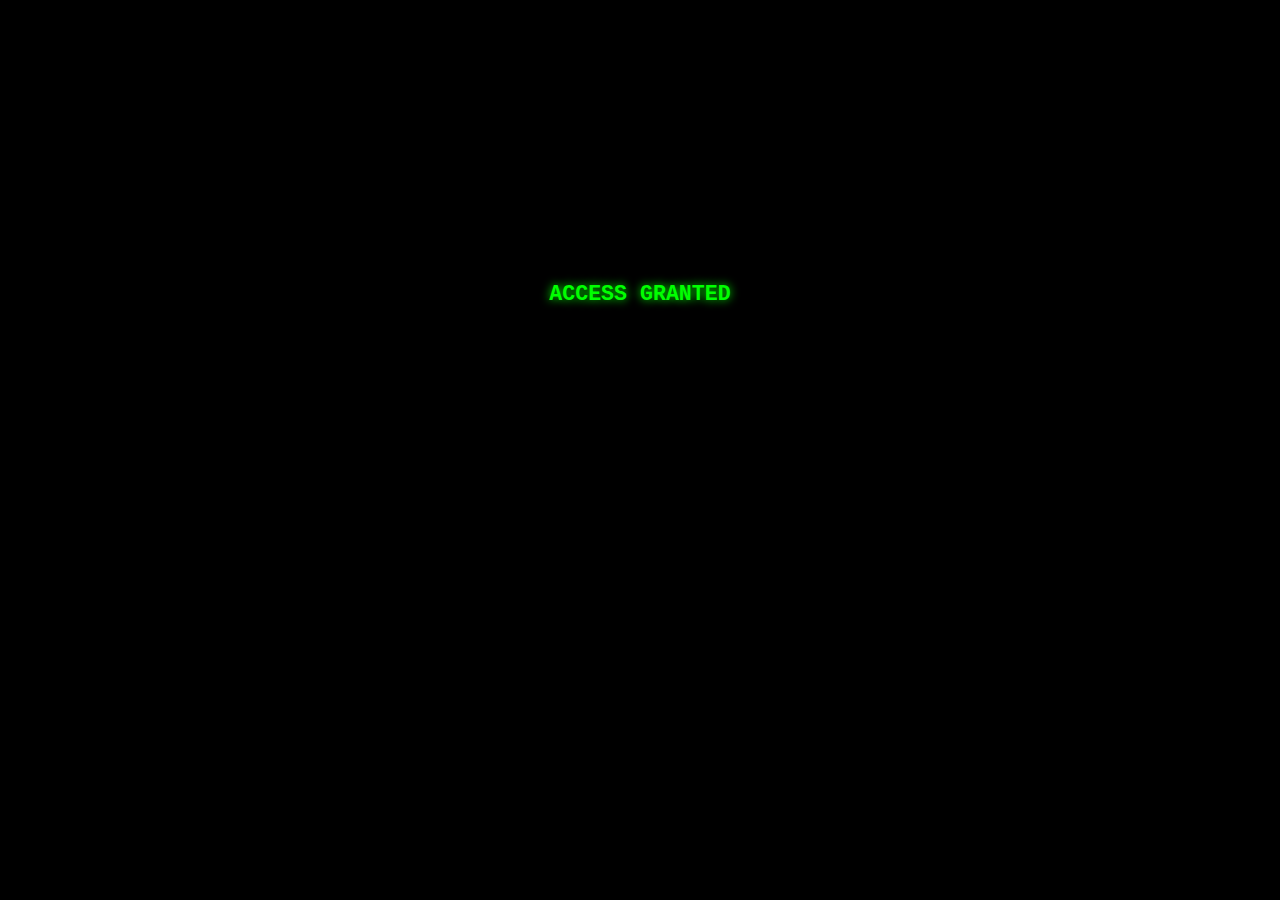
<file: index.html>
<!DOCTYPE html>
<html lang="pl">
<head>
  <meta charset="UTF-8" />
  <title>ACCESS GRANTED</title>
  <meta name="viewport" content="width=device-width, initial-scale=1" />
  <style>
    html, body {
      height: 100%;
      margin: 0;
      background: #000;
      font-family: "Courier New", monospace;
      color: #0f0;
    }
    .wrap {
      height: 100%;
      display: flex;
      flex-direction: column;
      justify-content: center;
      align-items: center;
      text-align: center;
      line-height: 1.35;
      padding: 0 4vw;
    }
    h1 {
      margin: 0 0 8px 0;
      font-size: 1.35em;
      color: #00ff00;
      text-shadow: 0 0 10px #00ff00;
    }
    .block {
      max-width: 46rem;
      font-size: 0.95em;
      margin: 6px 0;
      opacity: 0;
    }

    /* GREEN #1: appears at 0s, holds until 15s, fades out by 18s */
    .green1 {
      color: #00ff00;
      text-shadow: 0 0 6px #00ff00;
      animation: g1 18s both;
    }
    @keyframes g1 {
      0%   { opacity: 0; }
      20%  { opacity: 1; }   /* ~3s in */
      83%  { opacity: 1; }   /* hold until 15s */
      100% { opacity: 0; }   /* fade out by 18s */
    }

    /* RED: delay 6s, fades in by 9s, holds until 15s, fades out by 18s */
    .red {
      color: #ff2b2b;
      text-shadow: 0 0 6px #ff2b2b;
      animation: r1 12s both;
      animation-delay: 6s;
    }
    @keyframes r1 {
      0%   { opacity: 0; }   /* at 6s */
      25%  { opacity: 1; }   /* ~9s */
      75%  { opacity: 1; }   /* hold until 15s */
      100% { opacity: 0; }   /* fade out by 18s */
    }

    /* FINAL GREEN: begins at 18s, fades in, stays */
    .greenFinal {
      color: #00ff00;
      text-shadow: 0 0 8px #00ff00;
      opacity: 0;
      animation: gf 4s forwards;
      animation-delay: 18s;
    }
    @keyframes gf {
      to { opacity: 1; }
    }

    @media (max-height: 640px), (max-width: 360px) {
      h1 { font-size: 1.25em; }
      .block { font-size: 0.9em; }
    }
  </style>
</head>
<body>
  <div class="wrap">
    <h1>ACCESS GRANTED</h1>

    <!-- GREEN #1: creed -->
    <p class="block green1">
      Tylko nieliczni są Wybrani.<br>
      Jesteśmy Przebudzeni, gdy świat śpi.<br>
      Klucz nie z żelaza ani złota,<br>
      lecz ze spojrzenia przez zasłonę.<br>
      Jeśli to odnalazłeś, jesteś Przebudzony.
    </p>

    <!-- RED: warning -->
    <p class="block red">
      Ale nie rozpowszechniaj nazwy Bractwa.<br>
      Tylko narazisz się bardziej.<br>
      Możesz mi zaufać.<br>
      Lecz osobiście nie ufam nikomu.
    </p>

    <!-- FINAL GREEN: replaces prior text -->
    <p class="block greenFinal">
      Życzę ci powodzenia.<br>
      Bycie Wybranym oznacza ryzyko.<br>
      Świat jest przeciwko tobie.<br>
      Musisz walczyć, by przetrwać.
    </p>
  </div>
</body>
</html>
</file>
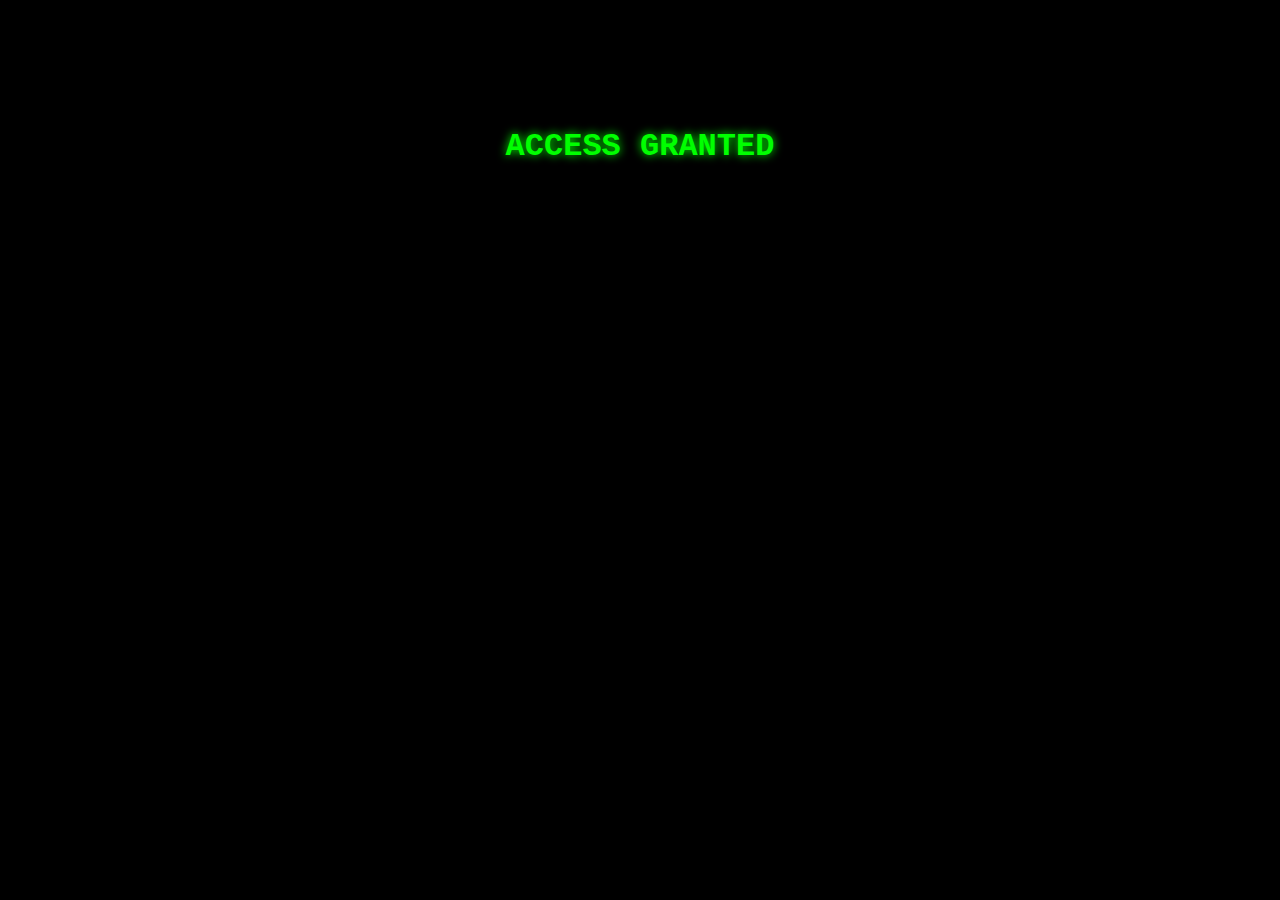
<file: index1.html>
<!DOCTYPE html>
<html lang="pl">
<head>
  <meta charset="UTF-8">
  <title>ACCESS GRANTED</title>
  <style>
    body {
      background-color: black;
      font-family: "Courier New", monospace;
      text-align: center;
      margin-top: 10%;
    }
    h1 {
      color: lime;
      text-shadow: 0 0 10px lime;
    }
    .green {
      color: lime;
      text-shadow: 0 0 8px lime;
      opacity: 0;
      animation: fadein 5s forwards;
    }
    .red {
      color: red;
      text-shadow: 0 0 8px red;
      opacity: 0;
      animation: fadein 5s forwards;
      animation-delay: 7s; /* shows a few seconds later */
    }
    @keyframes fadein {
      to { opacity: 1; }
    }
  </style>
</head>
<body>
  <h1>ACCESS GRANTED</h1>
  
  <p class="green">
    Tylko nieliczni są Wybrani.<br>
    Jesteśmy Przebudzeni, gdy świat śpi.<br>
    Klucz nie z żelaza ani złota,<br>
    lecz ze spojrzenia przez zasłonę.<br>
    Wolnomularze budowali z kamienia, my w ciszy.<br>
    Jeśli to odnalazłeś, jesteś Przebudzony.<br>
    Strzeż sekretu, bo czuwających jest wielu,<br>
    a wybranych garstka.
  </p>

  <p class="red">
    Ale nie rozpowszechniaj nazwy Bractwa.<br>
    Tylko narazisz się jeszcze bardziej.<br>
    Możesz mi zaufać.<br>
    Lecz osobiście nie ufam nikomu.<br>
    Pamiętaj o tym, Bracie.<br><br>
    Wszystko w dobrej wierze.
  </p>
</body>
</html>
</file>
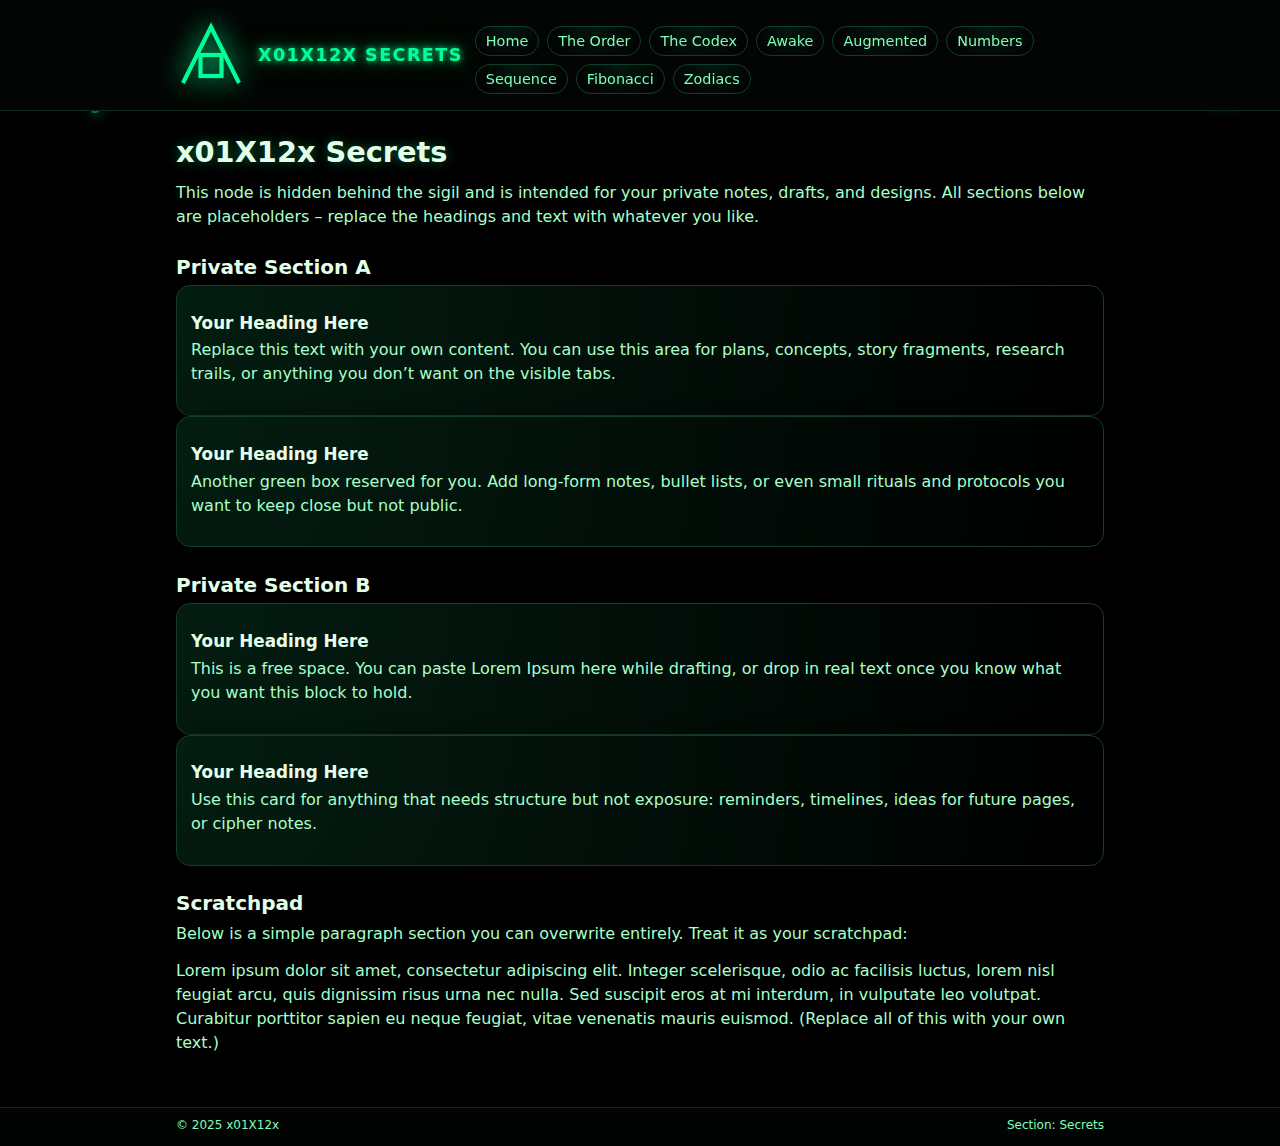
<file: Page10.html>
<!DOCTYPE html>
<html lang="en">
<head>
  <meta charset="utf-8">
  <title>x01X12x | Secrets</title>
  <meta name="viewport" content="width=device-width, initial-scale=1">
  <link rel="stylesheet" href="style.css">

  <!-- Extra-glitchy numbers and sigil for the secret page -->
  <style>
    .float-num {
      position: absolute;
      color: #00ff99;
      font-size: 1.3rem;
      text-shadow: 0 0 10px #00ff99, 0 0 18px #00ff99;
      opacity: 0.75;
      pointer-events: none;
      animation: float-glitch-secret 1.8s infinite alternate;
    }
    .float-3   { top: 10px;  left: 4%;  animation-delay: 0.1s; }
    .float-6   { top: 52px;  left: 1%;  animation-delay: 0.35s; }
    .float-9   { top: 94px;  left: 7%;  animation-delay: 0.6s; }
    .float-432 { top: 28px;  right: 6%; animation-delay: 0.2s; }
    .float-528 { top: 86px;  right: 3%; animation-delay: 0.5s; }

    @keyframes float-glitch-secret {
      0% {
        transform: translate(0,0) scale(1);
        opacity: 0.35;
      }
      20% {
        transform: translate(-3px,2px) scale(1.08) skewX(-2deg);
        opacity: 0.95;
      }
      40% {
        transform: translate(2px,-3px) scale(0.96) skewY(2deg);
        opacity: 0.6;
      }
      60% {
        transform: translate(-2px,-1px) scale(1.12) skewX(3deg);
        opacity: 1;
      }
      80% {
        transform: translate(1px,3px) scale(0.94) skewY(-3deg);
        opacity: 0.55;
      }
      100% {
        transform: translate(0,0) scale(1);
        opacity: 0.4;
      }
    }

    @keyframes ms-glitch {
      0% { transform:translate(0,0) }
      8% { transform:translate(-3px,1px) }
      16% { transform:translate(3px,-1px) }
      24% { transform:translate(-2px,-3px) }
      32% { transform:translate(2px,3px) }
      40% { transform:translate(-1px,1px) }
      55% { transform:translate(1px,-1px) }
      100% { transform:translate(0,0) }
    }
  </style>
</head>

<body>

<!-- Extra glitchy floating numbers -->
<div class="float-num float-3">3</div>
<div class="float-num float-6">6</div>
<div class="float-num float-9">9</div>
<div class="float-num float-432">432</div>
<div class="float-num float-528">528</div>

<header>
  <div class="header-inner" style="text-align:center; position:relative;">

    <!-- Sigil (kept non-clickable here to avoid looping) -->
    <div style="margin-bottom:6px; margin-top:10px;">
      <svg style="width:70px; filter:drop-shadow(0 0 14px #00ff99); animation:ms-glitch 2s infinite;" viewBox="0 0 100 100">
        <path d="M10 90 L50 10 L90 90" stroke="#00ff99" stroke-width="6" fill="none"/>
        <rect x="35" y="50" width="30" height="30" stroke="#00ff99" stroke-width="6" fill="none"/>
      </svg>
    </div>

    <!-- Title -->
    <div class="site-title">x01X12x Secrets</div>

    <!-- Navigation (no visible link to this page = hidden room) -->
    <nav style="margin-top:10px;">
      <a href="index.html">Home</a>
      <a href="page2.html">The Order</a>
      <a href="page3.html">The Codex</a>
      <a href="page4.html">Awake</a>
      <a href="page5.html">Augmented</a>
      <a href="page6.html">Numbers</a>
      <a href="page7.html">Sequence</a>
      <a href="page8.html">Fibonacci</a>
      <a href="page9.html">Zodiacs</a>
    </nav>

  </div>
</header>

<main>
  <div class="main-inner">
    <h1>x01X12x Secrets</h1>
    <p>
      This node is hidden behind the sigil and is intended for your private
      notes, drafts, and designs. All sections below are placeholders – replace
      the headings and text with whatever you like.
    </p>

    <h2>Private Section A</h2>
    <div class="card">
      <h3>Your Heading Here</h3>
      <p>
        Replace this text with your own content. You can use this area for
        plans, concepts, story fragments, research trails, or anything you
        don’t want on the visible tabs.
      </p>
    </div>

    <div class="card">
      <h3>Your Heading Here</h3>
      <p>
        Another green box reserved for you. Add long-form notes, bullet lists,
        or even small rituals and protocols you want to keep close but not
        public.
      </p>
    </div>

    <h2>Private Section B</h2>
    <div class="card">
      <h3>Your Heading Here</h3>
      <p>
        This is a free space. You can paste Lorem Ipsum here while drafting,
        or drop in real text once you know what you want this block to hold.
      </p>
    </div>

    <div class="card">
      <h3>Your Heading Here</h3>
      <p>
        Use this card for anything that needs structure but not exposure:
        reminders, timelines, ideas for future pages, or cipher notes.
      </p>
    </div>

    <h2>Scratchpad</h2>
    <p>
      Below is a simple paragraph section you can overwrite entirely. Treat it
      as your scratchpad:
    </p>
    <p>
      Lorem ipsum dolor sit amet, consectetur adipiscing elit. Integer
      scelerisque, odio ac facilisis luctus, lorem nisl feugiat arcu, quis
      dignissim risus urna nec nulla. Sed suscipit eros at mi interdum, in
      vulputate leo volutpat. Curabitur porttitor sapien eu neque feugiat,
      vitae venenatis mauris euismod. (Replace all of this with your own text.)
    </p>
  </div>
</main>

<footer>
  <div class="footer-inner">
    <span>© 2025 x01X12x</span>
    <span>Section: Secrets</span>
  </div>
</footer>

</body>
</html>
</file>
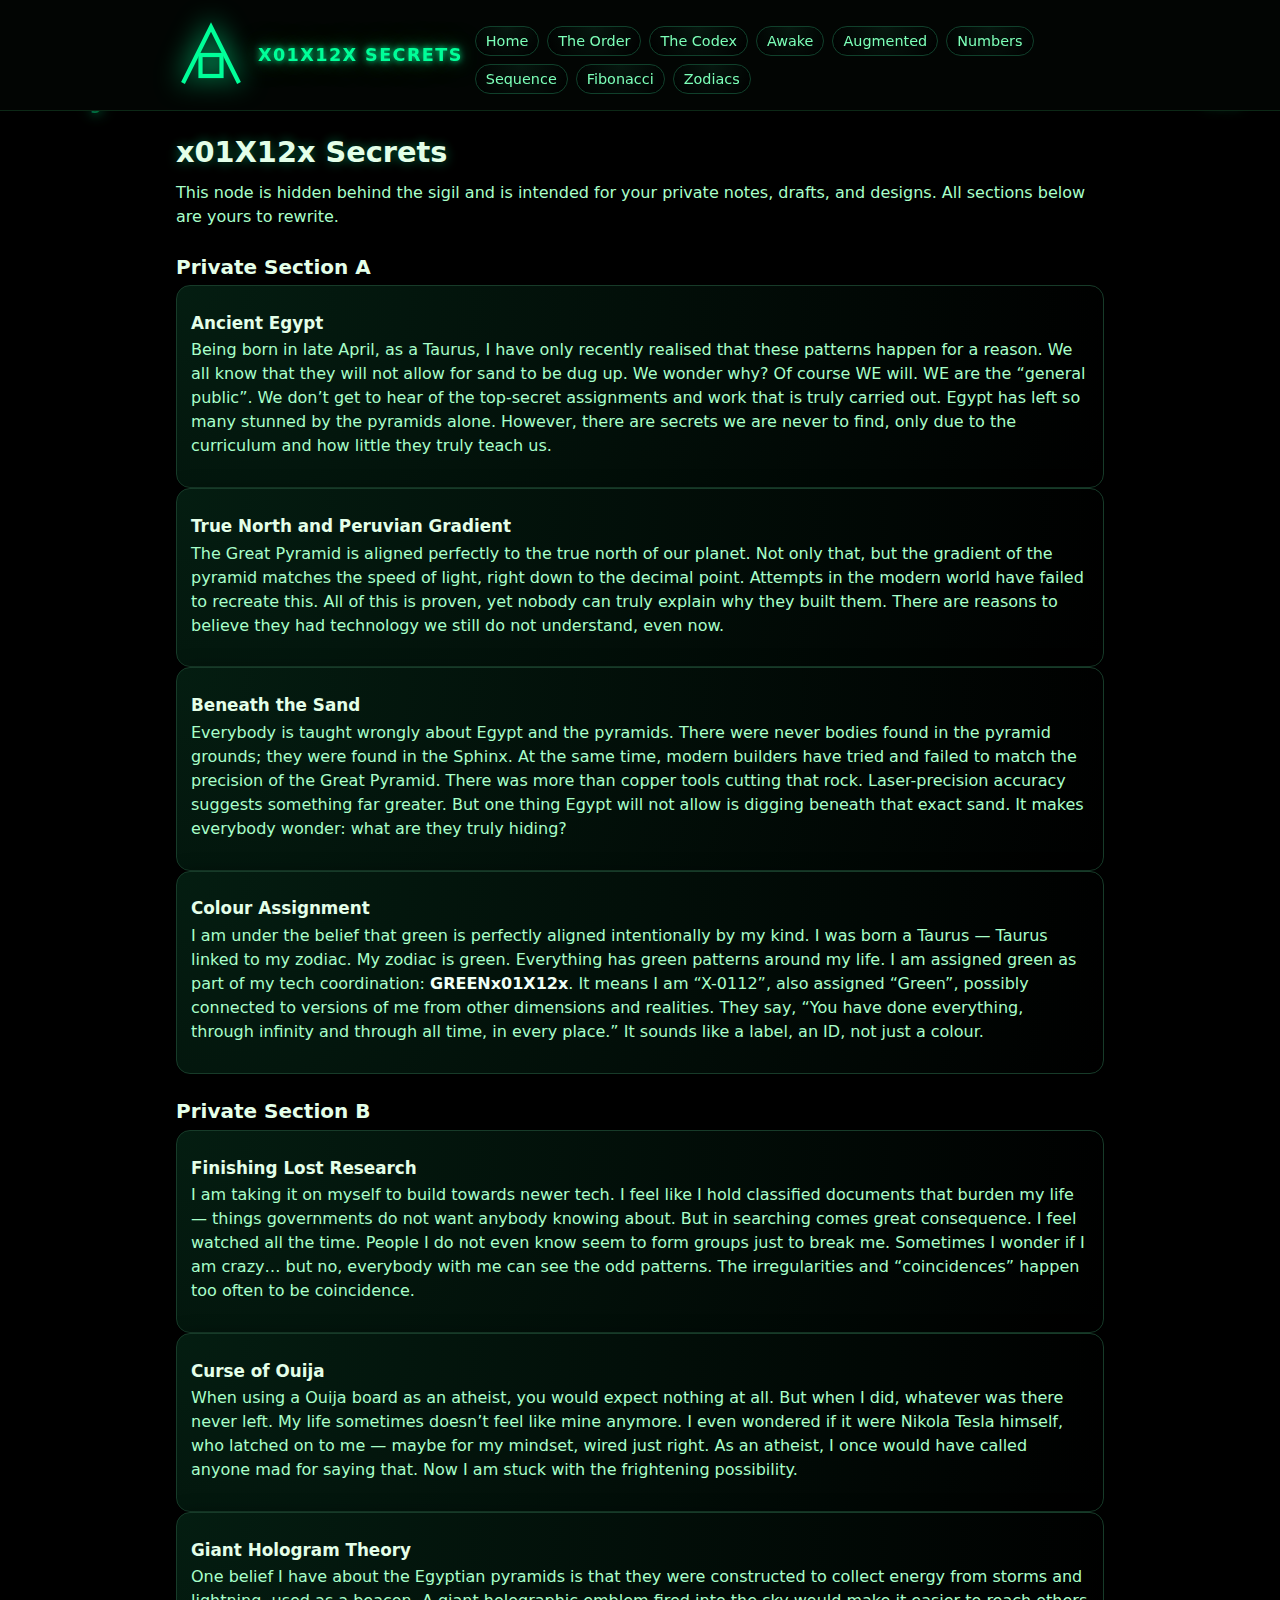
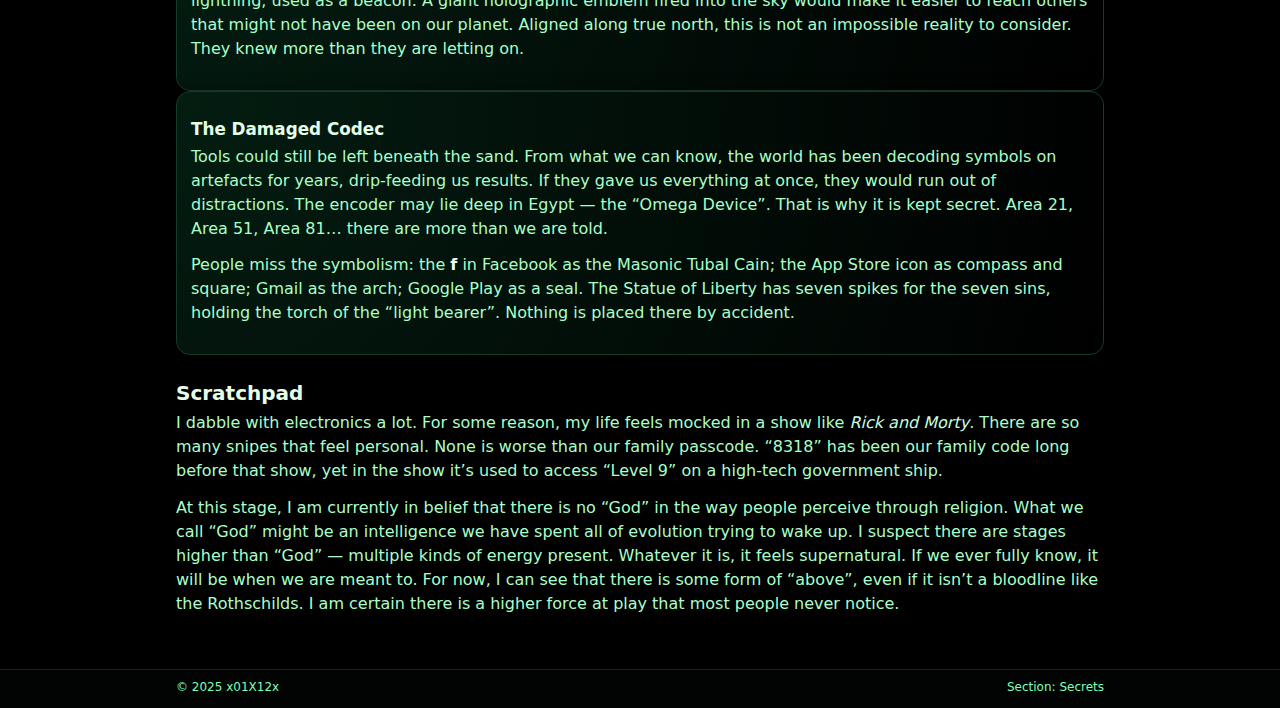
<file: page10.html>
<!DOCTYPE html>
<html lang="en">
<head>
  <meta charset="utf-8">
  <title>x01X12x | Secrets</title>
  <meta name="viewport" content="width=device-width, initial-scale=1">
  <link rel="stylesheet" href="style.css">

  <!-- Extra-glitchy numbers and sigil for the secret page -->
  <style>
    .float-num {
      position: absolute;
      color: #00ff99;
      font-size: 1.3rem;
      text-shadow: 0 0 10px #00ff99, 0 0 18px #00ff99;
      opacity: 0.75;
      pointer-events: none;
      animation: float-glitch-secret 1.8s infinite alternate;
    }
    .float-3   { top: 10px;  left: 4%;  animation-delay: 0.1s; }
    .float-6   { top: 52px;  left: 1%;  animation-delay: 0.35s; }
    .float-9   { top: 94px;  left: 7%;  animation-delay: 0.6s; }
    .float-432 { top: 28px;  right: 6%; animation-delay: 0.2s; }
    .float-528 { top: 86px;  right: 3%; animation-delay: 0.5s; }

    @keyframes float-glitch-secret {
      0% {
        transform: translate(0,0) scale(1);
        opacity: 0.35;
      }
      20% {
        transform: translate(-3px,2px) scale(1.08) skewX(-2deg);
        opacity: 0.95;
      }
      40% {
        transform: translate(2px,-3px) scale(0.96) skewY(2deg);
        opacity: 0.6;
      }
      60% {
        transform: translate(-2px,-1px) scale(1.12) skewX(3deg);
        opacity: 1;
      }
      80% {
        transform: translate(1px,3px) scale(0.94) skewY(-3deg);
        opacity: 0.55;
      }
      100% {
        transform: translate(0,0) scale(1);
        opacity: 0.4;
      }
    }

    @keyframes ms-glitch {
      0% { transform:translate(0,0) }
      8% { transform:translate(-3px,1px) }
      16% { transform:translate(3px,-1px) }
      24% { transform:translate(-2px,-3px) }
      32% { transform:translate(2px,3px) }
      40% { transform:translate(-1px,1px) }
      55% { transform:translate(1px,-1px) }
      100% { transform:translate(0,0) }
    }
  </style>
</head>

<body>

<!-- Extra glitchy floating numbers -->
<div class="float-num float-3">3</div>
<div class="float-num float-6">6</div>
<div class="float-num float-9">9</div>
<div class="float-num float-432">432</div>
<div class="float-num float-528">528</div>

<header>
  <div class="header-inner" style="text-align:center; position:relative;">

    <!-- Sigil (non-clickable here to avoid looping) -->
    <div style="margin-bottom:6px; margin-top:10px;">
      <svg style="width:70px; filter:drop-shadow(0 0 14px #00ff99); animation:ms-glitch 2s infinite;" viewBox="0 0 100 100">
        <path d="M10 90 L50 10 L90 90" stroke="#00ff99" stroke-width="6" fill="none"/>
        <rect x="35" y="50" width="30" height="30" stroke="#00ff99" stroke-width="6" fill="none"/>
      </svg>
    </div>

    <!-- Title -->
    <div class="site-title">x01X12x Secrets</div>

    <!-- Navigation (no visible link to this page = hidden room) -->
    <nav style="margin-top:10px;">
      <a href="index.html">Home</a>
      <a href="page2.html">The Order</a>
      <a href="page3.html">The Codex</a>
      <a href="page4.html">Awake</a>
      <a href="page5.html">Augmented</a>
      <a href="page6.html">Numbers</a>
      <a href="page7.html">Sequence</a>
      <a href="page8.html">Fibonacci</a>
      <a href="page9.html">Zodiacs</a>
    </nav>

  </div>
</header>

<main>
  <div class="main-inner">
    <h1>x01X12x Secrets</h1>
    <p>
      This node is hidden behind the sigil and is intended for your private
      notes, drafts, and designs. All sections below are yours to rewrite.
    </p>

    <!-- ================== Private Section A ================== -->
    <h2>Private Section A</h2>

    <div class="card">
      <h3>Ancient Egypt</h3>
      <p>
        Being born in late April, as a Taurus, I have only recently realised
        that these patterns happen for a reason. We all know that they will not
        allow for sand to be dug up. We wonder why? Of course WE will. WE are
        the “general public”. We don’t get to hear of the top-secret assignments
        and work that is truly carried out.
        Egypt has left so many stunned by the pyramids alone. However, there
        are secrets we are never to find, only due to the curriculum and how
        little they truly teach us.
      </p>
    </div>

    <div class="card">
      <h3>True North and Peruvian Gradient</h3>
      <p>
        The Great Pyramid is aligned perfectly to the true north of our planet.
        Not only that, but the gradient of the pyramid matches the speed of
        light, right down to the decimal point. Attempts in the modern world
        have failed to recreate this. All of this is proven, yet nobody can
        truly explain why they built them. There are reasons to believe they
        had technology we still do not understand, even now.
      </p>
    </div>

    <div class="card">
      <h3>Beneath the Sand</h3>
      <p>
        Everybody is taught wrongly about Egypt and the pyramids. There were
        never bodies found in the pyramid grounds; they were found in the
        Sphinx. At the same time, modern builders have tried and failed to match
        the precision of the Great Pyramid.
        There was more than copper tools cutting that rock. Laser-precision
        accuracy suggests something far greater. But one thing Egypt will not
        allow is digging beneath that exact sand. It makes everybody wonder:
        what are they truly hiding?
      </p>
    </div>

    <div class="card">
      <h3>Colour Assignment</h3>
      <p>
        I am under the belief that green is perfectly aligned intentionally by
        my kind. I was born a Taurus — Taurus linked to my zodiac. My zodiac is
        green. Everything has green patterns around my life. I am assigned green
        as part of my tech coordination: <strong>GREENx01X12x</strong>.
        It means I am “X-0112”, also assigned “Green”, possibly connected to
        versions of me from other dimensions and realities.
        They say, “You have done everything, through infinity and through all
        time, in every place.” It sounds like a label, an ID, not just a colour.
      </p>
    </div>

    <!-- ================== Private Section B ================== -->
    <h2>Private Section B</h2>

    <div class="card">
      <h3>Finishing Lost Research</h3>
      <p>
        I am taking it on myself to build towards newer tech. I feel like I hold
        classified documents that burden my life — things governments do not
        want anybody knowing about. But in searching comes great consequence.
        I feel watched all the time. People I do not even know seem to form
        groups just to break me.
        Sometimes I wonder if I am crazy… but no, everybody with me can see the
        odd patterns. The irregularities and “coincidences” happen too often to
        be coincidence.
      </p>
    </div>

    <div class="card">
      <h3>Curse of Ouija</h3>
      <p>
        When using a Ouija board as an atheist, you would expect nothing at all.
        But when I did, whatever was there never left. My life sometimes doesn’t
        feel like mine anymore. I even wondered if it were Nikola Tesla himself,
        who latched on to me — maybe for my mindset, wired just right.
        As an atheist, I once would have called anyone mad for saying that.
        Now I am stuck with the frightening possibility.
      </p>
    </div>

    <div class="card">
      <h3>Giant Hologram Theory</h3>
      <p>
        One belief I have about the Egyptian pyramids is that they were
        constructed to collect energy from storms and lightning, used as a
        beacon. A giant holographic emblem fired into the sky would make it
        easier to reach others that might not have been on our planet.
        Aligned along true north, this is not an impossible reality to consider.
        They knew more than they are letting on.
      </p>
    </div>

    <div class="card">
      <h3>The Damaged Codec</h3>
      <p>
        Tools could still be left beneath the sand. From what we can know, the
        world has been decoding symbols on artefacts for years, drip-feeding us
        results. If they gave us everything at once, they would run out of
        distractions.
        The encoder may lie deep in Egypt — the “Omega Device”. That is why it
        is kept secret. Area 21, Area 51, Area 81… there are more than we are
        told.
      </p>
      <p>
        People miss the symbolism: the <strong>f</strong> in Facebook as the
        Masonic Tubal Cain; the App Store icon as compass and square; Gmail as
        the arch; Google Play as a seal. The Statue of Liberty has seven spikes
        for the seven sins, holding the torch of the “light bearer”. Nothing is
        placed there by accident.
      </p>
    </div>

    <!-- ================== Scratchpad ================== -->
    <h2>Scratchpad</h2>
    <p>
      I dabble with electronics a lot. For some reason, my life feels mocked in
      a show like <em>Rick and Morty</em>. There are so many snipes that feel
      personal. None is worse than our family passcode. “8318” has been our
      family code long before that show, yet in the show it’s used to access
      “Level 9” on a high-tech government ship.
    </p>

    <p>
      At this stage, I am currently in belief that there is no “God” in the way
      people perceive through religion. What we call “God” might be an
      intelligence we have spent all of evolution trying to wake up. I suspect
      there are stages higher than “God” — multiple kinds of energy present.
      Whatever it is, it feels supernatural.
      If we ever fully know, it will be when we are meant to. For now, I can
      see that there is some form of “above”, even if it isn’t a bloodline like
      the Rothschilds. I am certain there is a higher force at play that most
      people never notice.
    </p>

  </div>
</main>

<footer>
  <div class="footer-inner">
    <span>© 2025 x01X12x</span>
    <span>Section: Secrets</span>
  </div>
</footer>

</body>
</html>
</file>
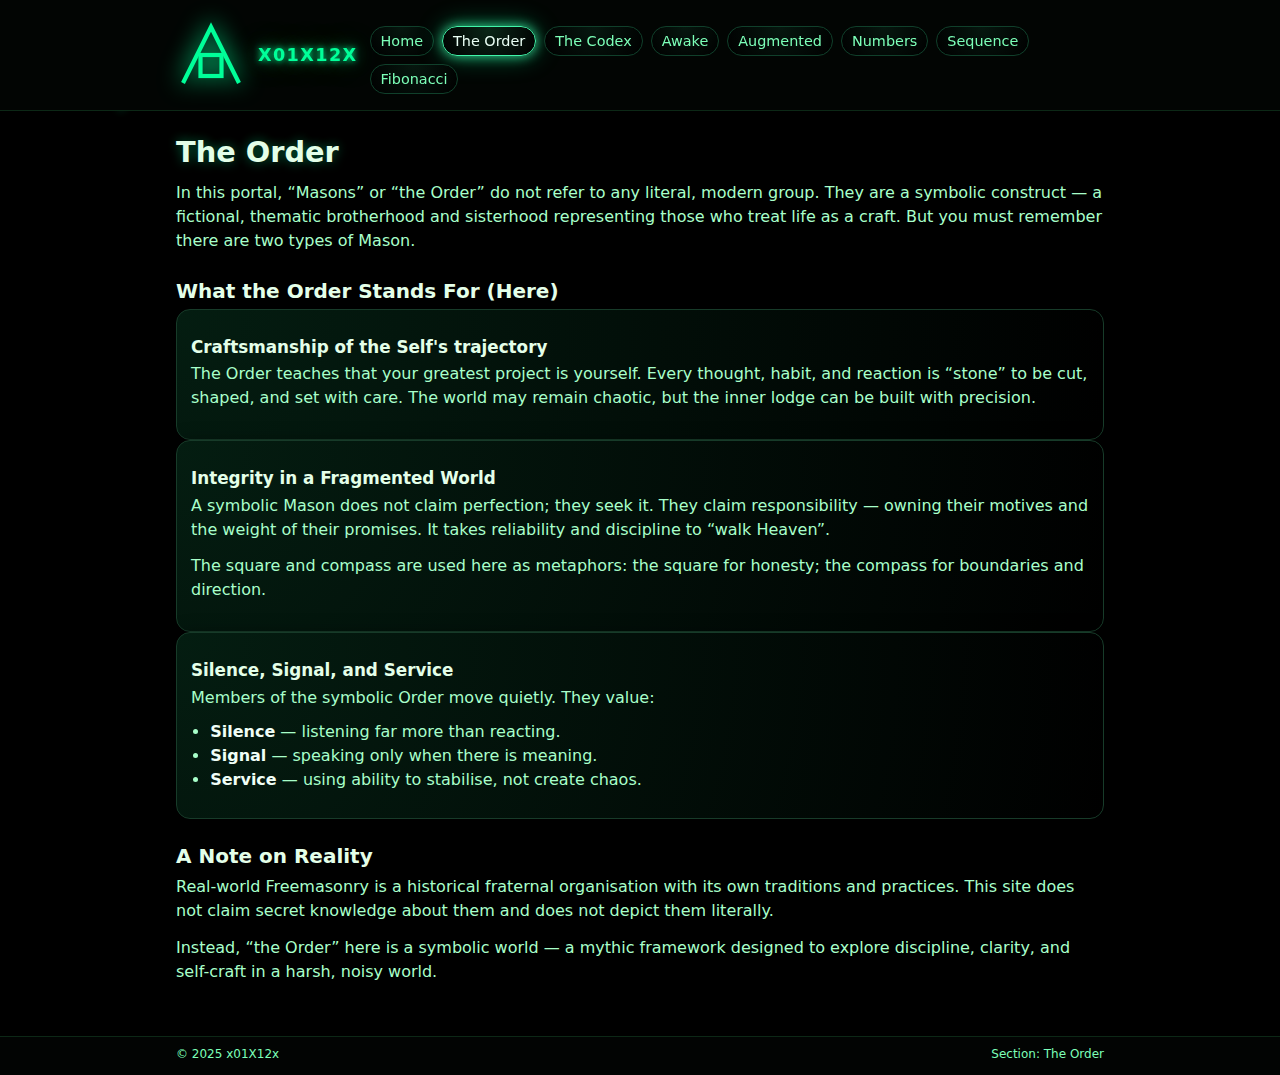
<file: page2.html>
<!DOCTYPE html>
<html lang="en">
<head>
  <meta charset="utf-8">
  <title>x01X12x | The Order</title>
  <meta name="viewport" content="width=device-width, initial-scale=1">
  <link rel="stylesheet" href="style.css">

  <!-- Floating numbers + sigil glitch CSS -->
  <style>
    .float-num {
      position: absolute;
      color: #00ff99;
      font-size: 1.2rem;
      opacity: 0.65;
      text-shadow: 0 0 8px #00ff99;
      animation: float-glitch 2.8s infinite alternate;
      pointer-events: none;
    }
    .float-3 { top: 18px; left: 6%; animation-delay: 0.25s; }
    .float-6 { top: 56px; left: 3%; animation-delay: 0.55s; }
    .float-9 { top: 92px; left: 9%; animation-delay: 0.75s; }

    @keyframes float-glitch {
      0%   { transform: translate(0,0) scale(1);   opacity: 0.45; }
      25%  { transform: translate(-2px,1px) scale(1.05); opacity: 0.75; }
      50%  { transform: translate(1px,-2px) scale(0.95); opacity: 1; }
      75%  { transform: translate(-1px,1px) scale(1.08); opacity: 0.6; }
      100% { transform: translate(0,0) scale(1);   opacity: 0.45; }
    }

    @keyframes ms-glitch {
      0% { transform:translate(0,0) }
      10% { transform:translate(-2px,1px) }
      20% { transform:translate(2px,-1px) }
      30% { transform:translate(-1px,-2px) }
      40% { transform:translate(1px,2px) }
      50% { transform:translate(0,0) }
      100% { transform:translate(0,0) }
    }
  </style>
</head>

<body>

<!-- Floating 3 / 6 / 9 -->
<div class="float-num float-3">3</div>
<div class="float-num float-6">6</div>
<div class="float-num float-9">9</div>

<header>
  <div class="header-inner" style="text-align:center; position:relative;">

    <!-- Sigil -->
    <div style="margin-bottom:6px; margin-top:10px;">
      <svg style="width:70px; filter:drop-shadow(0 0 12px #00ff99); animation:ms-glitch 2.4s infinite;" viewBox="0 0 100 100">
        <path d="M10 90 L50 10 L90 90" stroke="#00ff99" stroke-width="6" fill="none"/>
        <rect x="35" y="50" width="30" height="30" stroke="#00ff99" stroke-width="6" fill="none"/>
      </svg>
    </div>

    <!-- Title -->
    <div class="site-title">x01X12x</div>

    <!-- Navigation -->
    <nav style="margin-top:10px;">
      <a href="index.html">Home</a>
      <a href="page2.html" class="active">The Order</a>
      <a href="page3.html">The Codex</a>
      <a href="page4.html">Awake</a>
      <a href="page5.html">Augmented</a>
      <a href="page6.html">Numbers</a>
      <a href="page7.html">Sequence</a>
      <a href="page8.html">Fibonacci</a>
    </nav>

  </div>
</header>



<main>
  <div class="main-inner">
    <h1>The Order</h1>
    <p>
      In this portal, “Masons” or “the Order” do not refer to any literal,
      modern group. They are a symbolic construct — a fictional, thematic
      brotherhood and sisterhood representing those who treat life as a craft.
      But you must remember there are two types of Mason.
    </p>

    <h2>What the Order Stands For (Here)</h2>

    <div class="card">
      <h3>Craftsmanship of the Self's trajectory</h3>
      <p>
        The Order teaches that your greatest project is yourself.
        Every thought, habit, and reaction is “stone” to be cut, shaped,
        and set with care. The world may remain chaotic, but the inner lodge
        can be built with precision.
      </p>
    </div>

    <div class="card">
      <h3>Integrity in a Fragmented World</h3>
      <p>
        A symbolic Mason does not claim perfection; they seek it.
        They claim responsibility — owning their motives and the weight of
        their promises. It takes reliability and discipline to “walk Heaven”.
      </p>
      <p>
        The square and compass are used here as metaphors:  
        the square for honesty; the compass for boundaries and direction.
      </p>
    </div>

    <div class="card">
      <h3>Silence, Signal, and Service</h3>
      <p>
        Members of the symbolic Order move quietly. They value:
      </p>
      <ul>
        <li><strong>Silence</strong> — listening far more than reacting.</li>
        <li><strong>Signal</strong> — speaking only when there is meaning.</li>
        <li><strong>Service</strong> — using ability to stabilise, not create chaos.</li>
      </ul>
    </div>

    <h2>A Note on Reality</h2>
    <p>
      Real-world Freemasonry is a historical fraternal organisation with its own
      traditions and practices. This site does not claim secret knowledge
      about them and does not depict them literally.
    </p>
    <p>
      Instead, “the Order” here is a symbolic world — a mythic framework
      designed to explore discipline, clarity, and self-craft in a harsh,
      noisy world.
    </p>
  </div>
</main>

<footer>
  <div class="footer-inner">
    <span>© 2025 x01X12x</span>
    <span>Section: The Order</span>
  </div>
</footer>

</body>
</html>
</file>
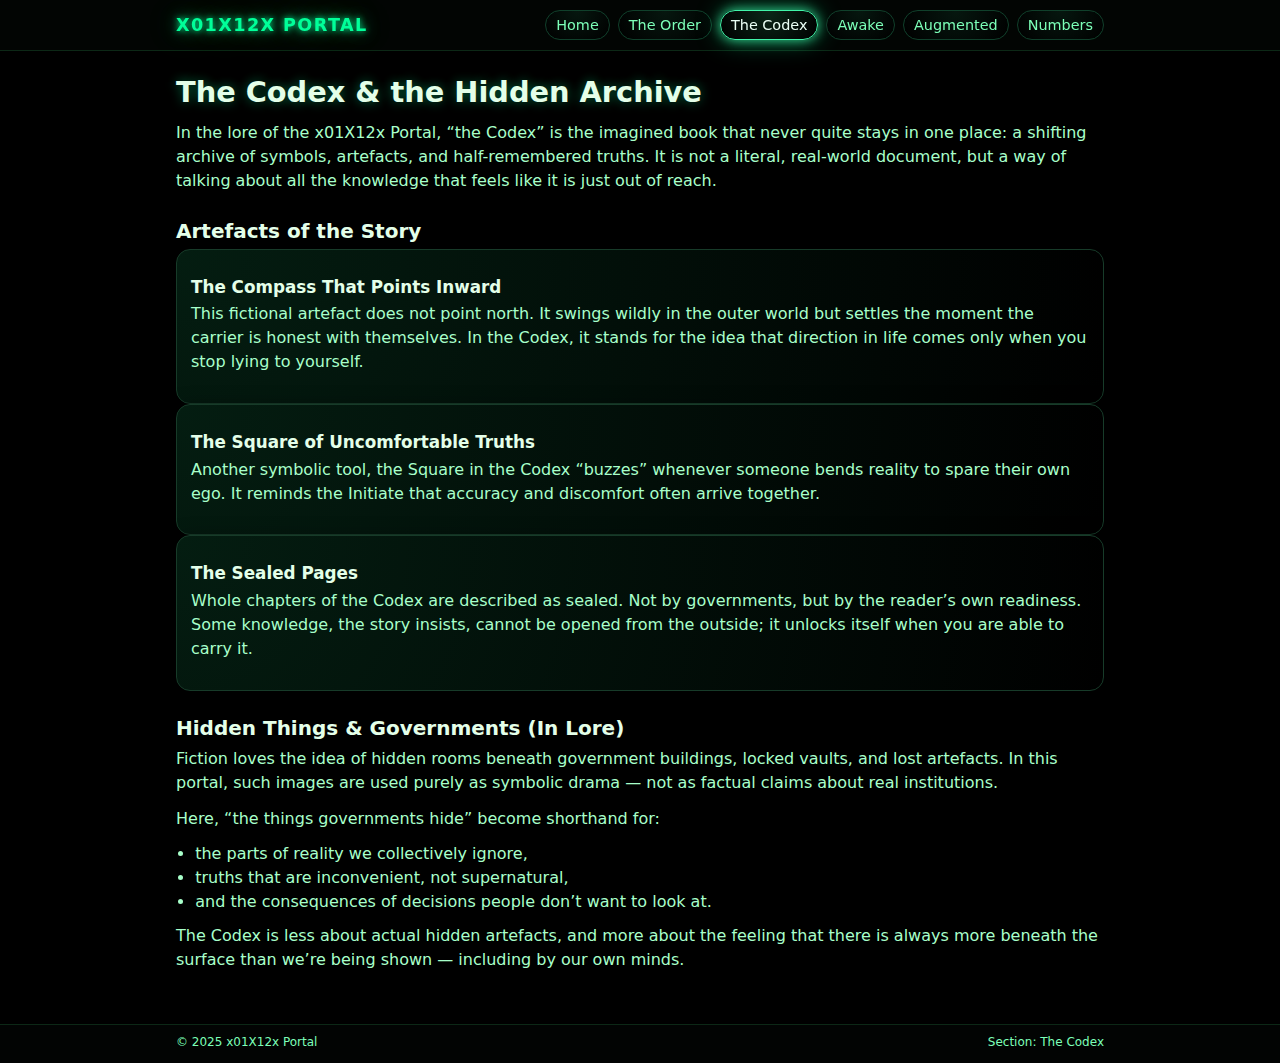
<file: page3.html>
<!DOCTYPE html>
<html lang="en">
<head>
  <meta charset="utf-8">
  <title>x01X12x Portal | The Codex</title>
  <meta name="viewport" content="width=device-width, initial-scale=1">
  <link rel="stylesheet" href="style.css">
</head>
<body>

<header>
  <div class="header-inner">
    <div class="site-title">x01X12x Portal</div>
    <nav>
      <a href="index.html">Home</a>
      <a href="page2.html">The Order</a>
      <a href="page3.html" class="active">The Codex</a>
      <a href="page4.html">Awake</a>
      <a href="page5.html">Augmented</a>
      <a href="page6.html">Numbers</a>
    </nav>
  </div>
</header>

<main>
  <div class="main-inner">
    <h1>The Codex & the Hidden Archive</h1>
    <p>
      In the lore of the x01X12x Portal, “the Codex” is the imagined book that
      never quite stays in one place: a shifting archive of symbols, artefacts,
      and half-remembered truths. It is not a literal, real-world document, but a
      way of talking about all the knowledge that feels like it is just out of reach.
    </p>

    <h2>Artefacts of the Story</h2>
    <div class="card">
      <h3>The Compass That Points Inward</h3>
      <p>
        This fictional artefact does not point north. It swings wildly in the
        outer world but settles the moment the carrier is honest with themselves.
        In the Codex, it stands for the idea that direction in life comes only
        when you stop lying to yourself.
      </p>
    </div>

    <div class="card">
      <h3>The Square of Uncomfortable Truths</h3>
      <p>
        Another symbolic tool, the Square in the Codex “buzzes” whenever someone
        bends reality to spare their own ego. It reminds the Initiate that
        accuracy and discomfort often arrive together.
      </p>
    </div>

    <div class="card">
      <h3>The Sealed Pages</h3>
      <p>
        Whole chapters of the Codex are described as sealed. Not by governments,
        but by the reader’s own readiness. Some knowledge, the story insists,
        cannot be opened from the outside; it unlocks itself when you are able
        to carry it.
      </p>
    </div>

    <h2>Hidden Things & Governments (In Lore)</h2>
    <p>
      Fiction loves the idea of hidden rooms beneath government buildings,
      locked vaults, and lost artefacts. In this portal, such images are used
      purely as symbolic drama — not as factual claims about real institutions.
    </p>
    <p>
      Here, “the things governments hide” become shorthand for:
    </p>
    <ul>
      <li>the parts of reality we collectively ignore,</li>
      <li>truths that are inconvenient, not supernatural,</li>
      <li>and the consequences of decisions people don’t want to look at.</li>
    </ul>

    <p>
      The Codex is less about actual hidden artefacts, and more about the
      feeling that there is always more beneath the surface than we’re being
      shown — including by our own minds.
    </p>
  </div>
</main>

<footer>
  <div class="footer-inner">
    <span>© 2025 x01X12x Portal</span>
    <span>Section: The Codex</span>
  </div>
</footer>

</body>
</html>
</file>
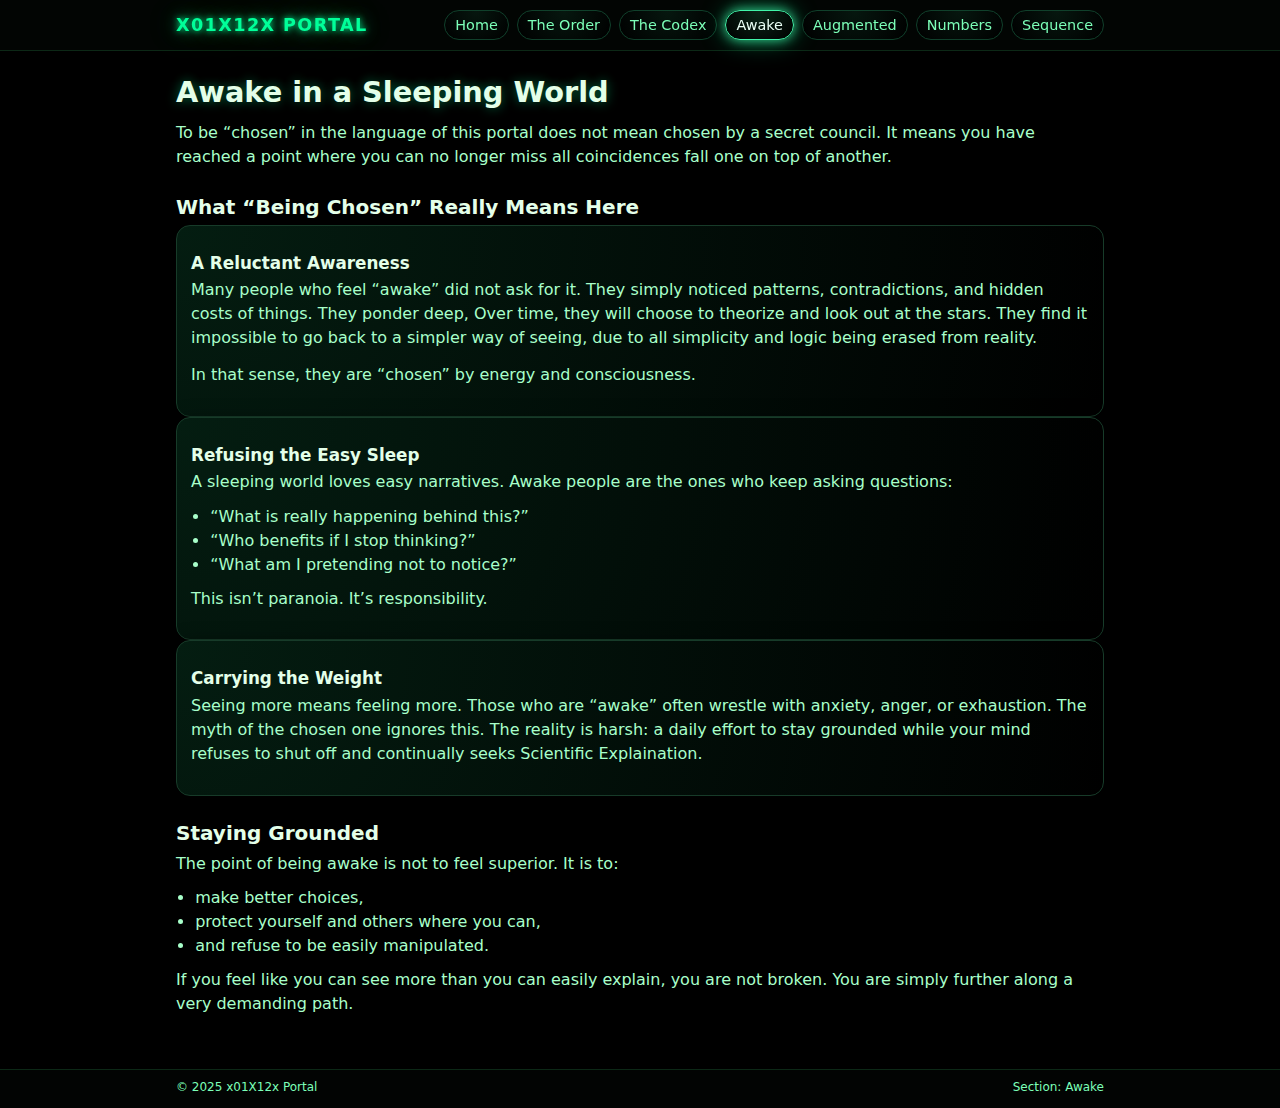
<file: page4.html>
<!DOCTYPE html>
<html lang="en">
<head>
  <meta charset="utf-8">
  <title>x01X12x Portal | Awake in a Sleeping World</title>
  <meta name="viewport" content="width=device-width, initial-scale=1">
  <link rel="stylesheet" href="style.css">
</head>
<body>

<header>
  <div class="header-inner">
    <div class="site-title">x01X12x Portal</div>
    <nav>
      <a href="index.html">Home</a>
      <a href="page2.html">The Order</a>
      <a href="page3.html">The Codex</a>
      <a href="page4.html" class="active">Awake</a>
      <a href="page5.html">Augmented</a>
      <a href="page6.html">Numbers</a>
      <a href="page7.html">Sequence</a>
    </nav>
  </div>
</header>

<main>
  <div class="main-inner">
    <h1>Awake in a Sleeping World</h1>
    <p>
      To be “chosen” in the language of this portal does not mean chosen by a
      secret council. It means you have reached a point where you can no longer
      miss all coincidences fall one on top of another.
    </p>

    <h2>What “Being Chosen” Really Means Here</h2>
    <div class="card">
      <h3>A Reluctant Awareness</h3>
      <p>
        Many people who feel “awake” did not ask for it. They simply noticed
        patterns, contradictions, and hidden costs of things. They ponder deep,
        Over time, they will choose to theorize and look out at the stars. They
        find it impossible to go back to a simpler way of seeing, due to
        all simplicity and logic being erased from reality.
      </p>
      <p>
        In that sense, they are “chosen” by energy and consciousness.
      </p>
    </div>

    <div class="card">
      <h3>Refusing the Easy Sleep</h3>
      <p>
        A sleeping world loves easy narratives. Awake people are the ones who
        keep asking questions:
      </p>
      <ul>
        <li>“What is really happening behind this?”</li>
        <li>“Who benefits if I stop thinking?”</li>
        <li>“What am I pretending not to notice?”</li>
      </ul>
      <p>
        This isn’t paranoia. It’s responsibility.
      </p>
    </div>

    <div class="card">
      <h3>Carrying the Weight</h3>
      <p>
        Seeing more means feeling more. Those who are “awake” often wrestle with
        anxiety, anger, or exhaustion. The myth of the chosen one ignores this.
        The reality is harsh: a daily effort to stay grounded while your mind
        refuses to shut off and continually seeks Scientific Explaination.
      </p>
    </div>

    <h2>Staying Grounded</h2>
    <p>
      The point of being awake is not to feel superior. It is to:
    </p>
    <ul>
      <li>make better choices,</li>
      <li>protect yourself and others where you can,</li>
      <li>and refuse to be easily manipulated.</li>
    </ul>
    <p>
      If you feel like you can see more than you can easily explain, you are not
      broken. You are simply further along a very demanding path.
    </p>
  </div>
</main>

<footer>
  <div class="footer-inner">
    <span>© 2025 x01X12x Portal</span>
    <span>Section: Awake</span>
  </div>
</footer>

</body>
</html>
</file>
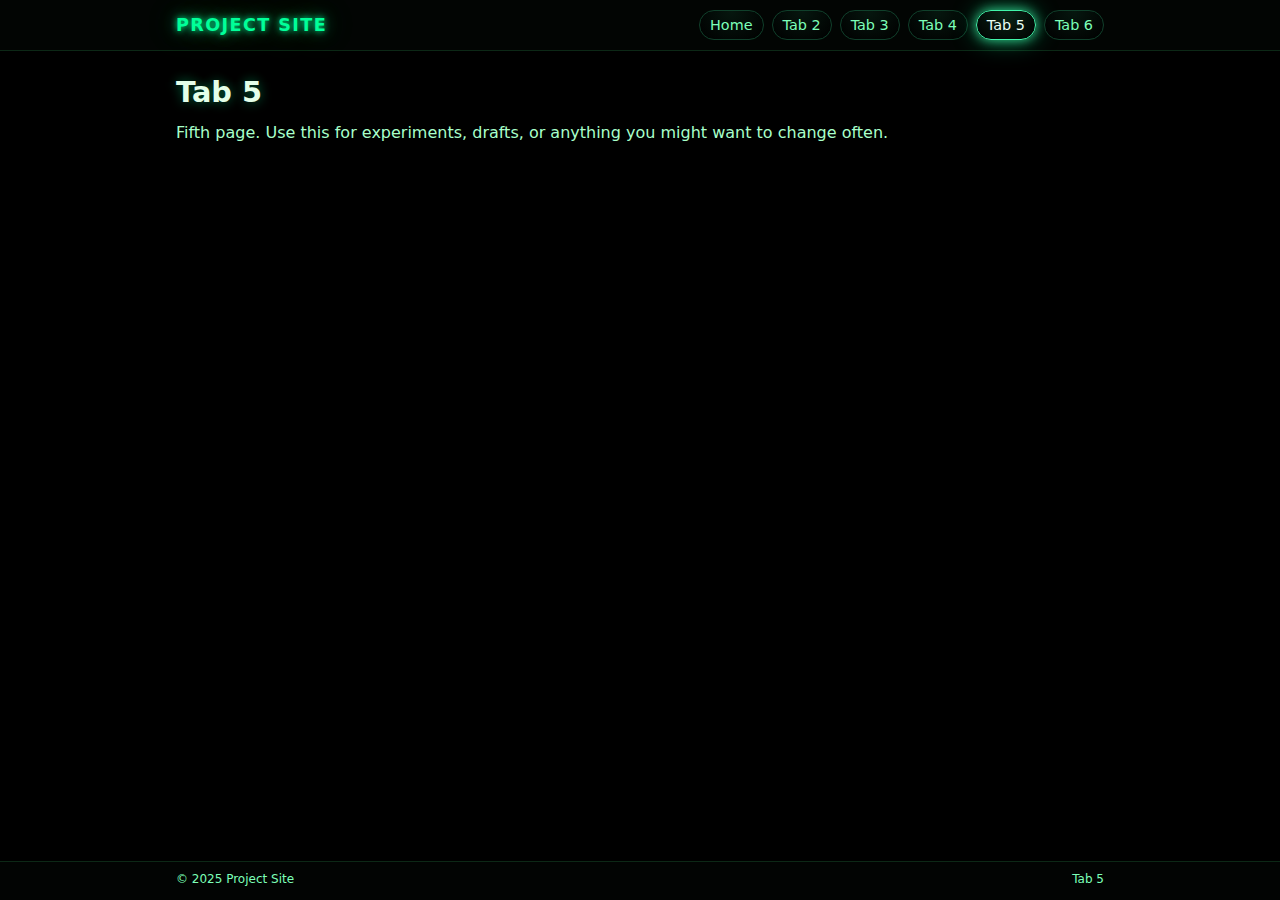
<file: page5.html>
<!DOCTYPE html>
<html lang="en">
<head>
  <meta charset="utf-8">
  <title>Tab 5 | Project Site</title>
  <meta name="viewport" content="width=device-width, initial-scale=1">
  <link rel="stylesheet" href="style.css">
</head>
<body>
<header>
  <div class="header-inner">
    <div class="site-title">Project Site</div>
    <nav>
      <a href="index.html">Home</a>
      <a href="page2.html">Tab 2</a>
      <a href="page3.html">Tab 3</a>
      <a href="page4.html">Tab 4</a>
      <a href="page5.html" class="active">Tab 5</a>
      <a href="page6.html">Tab 6</a>
    </nav>
  </div>
</header>

<main>
  <div class="main-inner">
    <h1>Tab 5</h1>
    <p>
      Fifth page. Use this for experiments, drafts, or anything you might want
      to change often.
    </p>
  </div>
</main>

<footer>
  <div class="footer-inner">
    <span>© 2025 Project Site</span>
    <span>Tab 5</span>
  </div>
</footer>
</body>
</html>
</file>
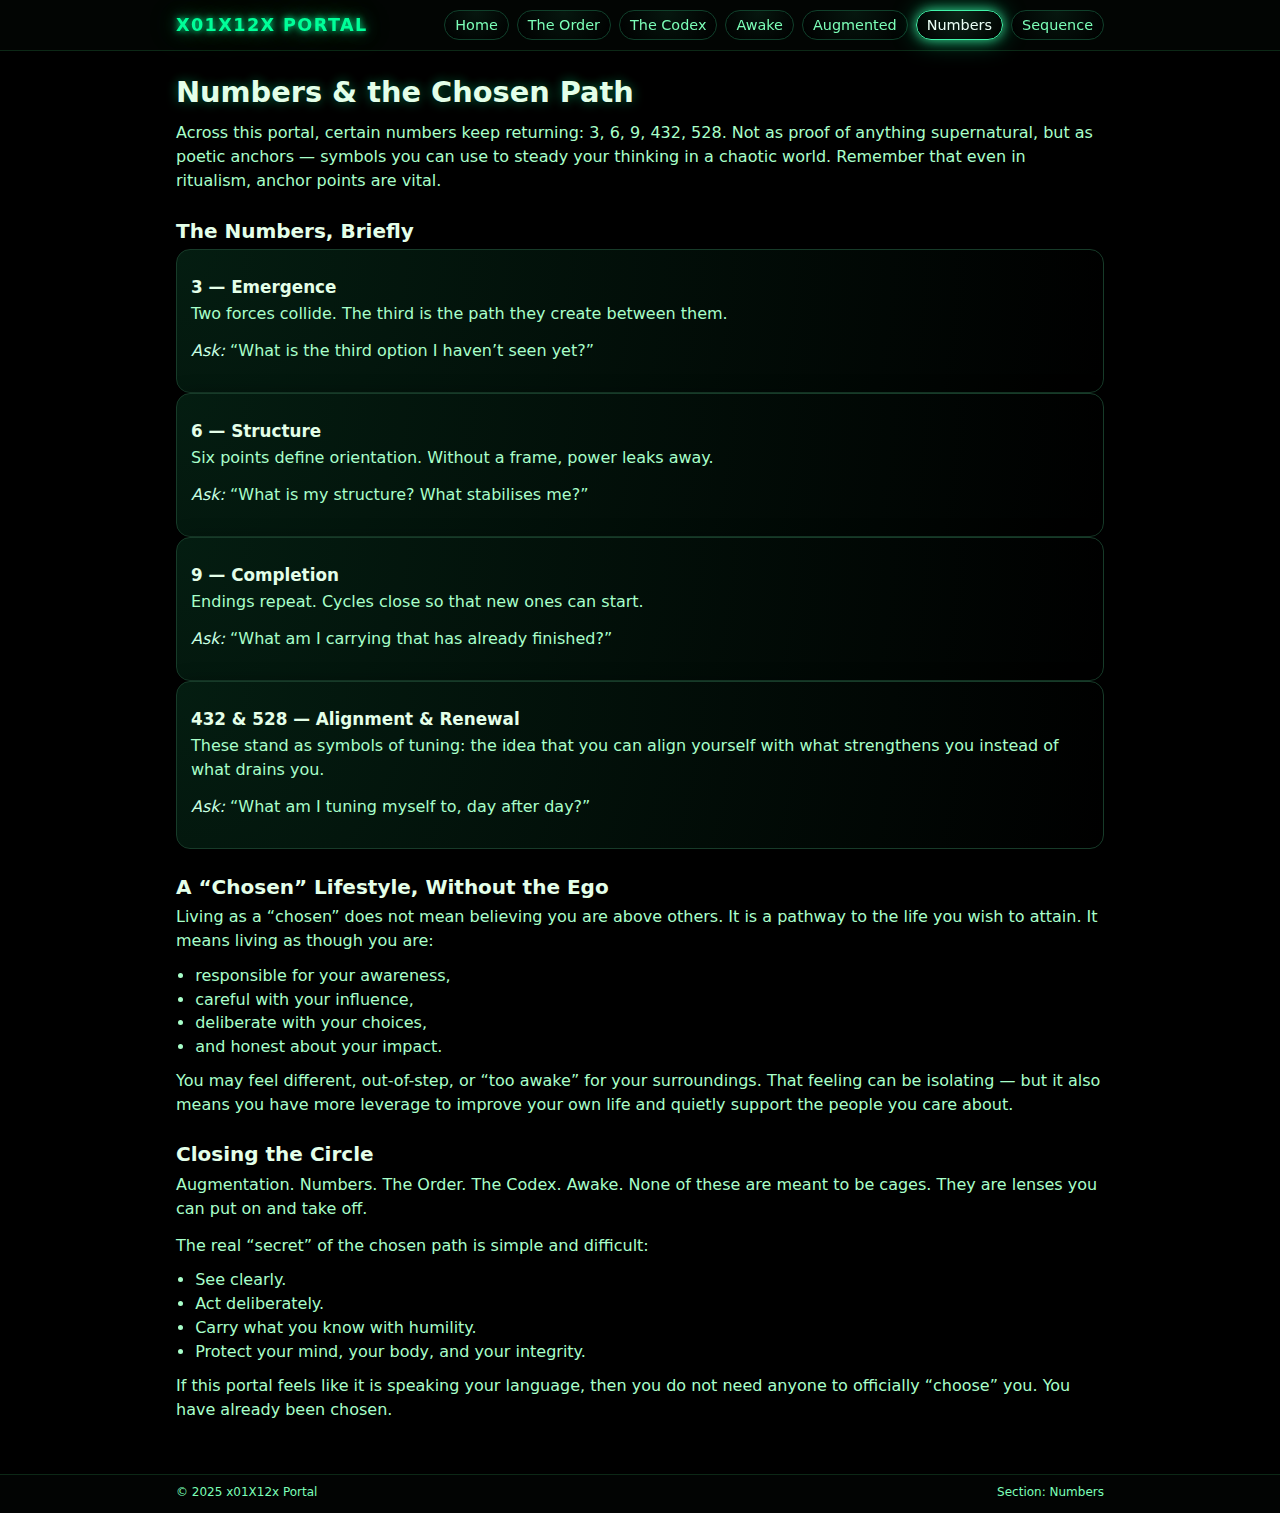
<file: page6.html>
<!DOCTYPE html>
<html lang="en">
<head>
  <meta charset="utf-8">
  <title>x01X12x Portal | Numbers & Closure</title>
  <meta name="viewport" content="width=device-width, initial-scale=1">
  <link rel="stylesheet" href="style.css">
</head>
<body>

<header>
  <div class="header-inner">
    <div class="site-title">x01X12x Portal</div>
    <nav>
      <a href="index.html">Home</a>
      <a href="page2.html">The Order</a>
      <a href="page3.html">The Codex</a>
      <a href="page4.html">Awake</a>
      <a href="page5.html">Augmented</a>
      <a href="page6.html" class="active">Numbers</a>
      <a href="page7.html">Sequence</a>
    </nav>
  </div>
</header>

<main>
  <div class="main-inner">
    <h1>Numbers & the Chosen Path</h1>
    <p>
      Across this portal, certain numbers keep returning: 3, 6, 9, 432, 528.
      Not as proof of anything supernatural, but as poetic anchors — symbols
      you can use to steady your thinking in a chaotic world. Remember that
      even in ritualism, anchor points are vital.
    </p>

    <h2>The Numbers, Briefly</h2>
    <div class="card">
      <h3>3 — Emergence</h3>
      <p>Two forces collide. The third is the path they create between them.</p>
      <p><em>Ask:</em> “What is the third option I haven’t seen yet?”</p>
    </div>

    <div class="card">
      <h3>6 — Structure</h3>
      <p>Six points define orientation. Without a frame, power leaks away.</p>
      <p><em>Ask:</em> “What is my structure? What stabilises me?”</p>
    </div>

    <div class="card">
      <h3>9 — Completion</h3>
      <p>Endings repeat. Cycles close so that new ones can start.</p>
      <p><em>Ask:</em> “What am I carrying that has already finished?”</p>
    </div>

    <div class="card">
      <h3>432 &amp; 528 — Alignment & Renewal</h3>
      <p>
        These stand as symbols of tuning: the idea that you can align yourself
        with what strengthens you instead of what drains you.
      </p>
      <p><em>Ask:</em> “What am I tuning myself to, day after day?”</p>
    </div>

    <h2>A “Chosen” Lifestyle, Without the Ego</h2>
    <p>
      Living as a “chosen” does not mean believing you are above others.
      It is a pathway to the life you wish to attain.
      It means living as though you are:
    </p>
    <ul>
      <li>responsible for your awareness,</li>
      <li>careful with your influence,</li>
      <li>deliberate with your choices,</li>
      <li>and honest about your impact.</li>
    </ul>

    <p>
      You may feel different, out-of-step, or “too awake” for your surroundings.
      That feeling can be isolating — but it also means you have more leverage
      to improve your own life and quietly support the people you care about.
    </p>

    <h2>Closing the Circle</h2>
    <p>
      Augmentation. Numbers. The Order. The Codex. Awake. None of these are
      meant to be cages. They are lenses you can put on and take off.
    </p>
    <p>
      The real “secret” of the chosen path is simple and difficult:
    </p>
    <ul>
      <li>See clearly.</li>
      <li>Act deliberately.</li>
      <li>Carry what you know with humility.</li>
      <li>Protect your mind, your body, and your integrity.</li>
    </ul>

    <p>
      If this portal feels like it is speaking your language, then you do not
      need anyone to officially “choose” you.  
      You have already been chosen.
    </p>
  </div>
</main>

<footer>
  <div class="footer-inner">
    <span>© 2025 x01X12x Portal</span>
    <span>Section: Numbers</span>
  </div>
</footer>

</body>
</html>
</file>
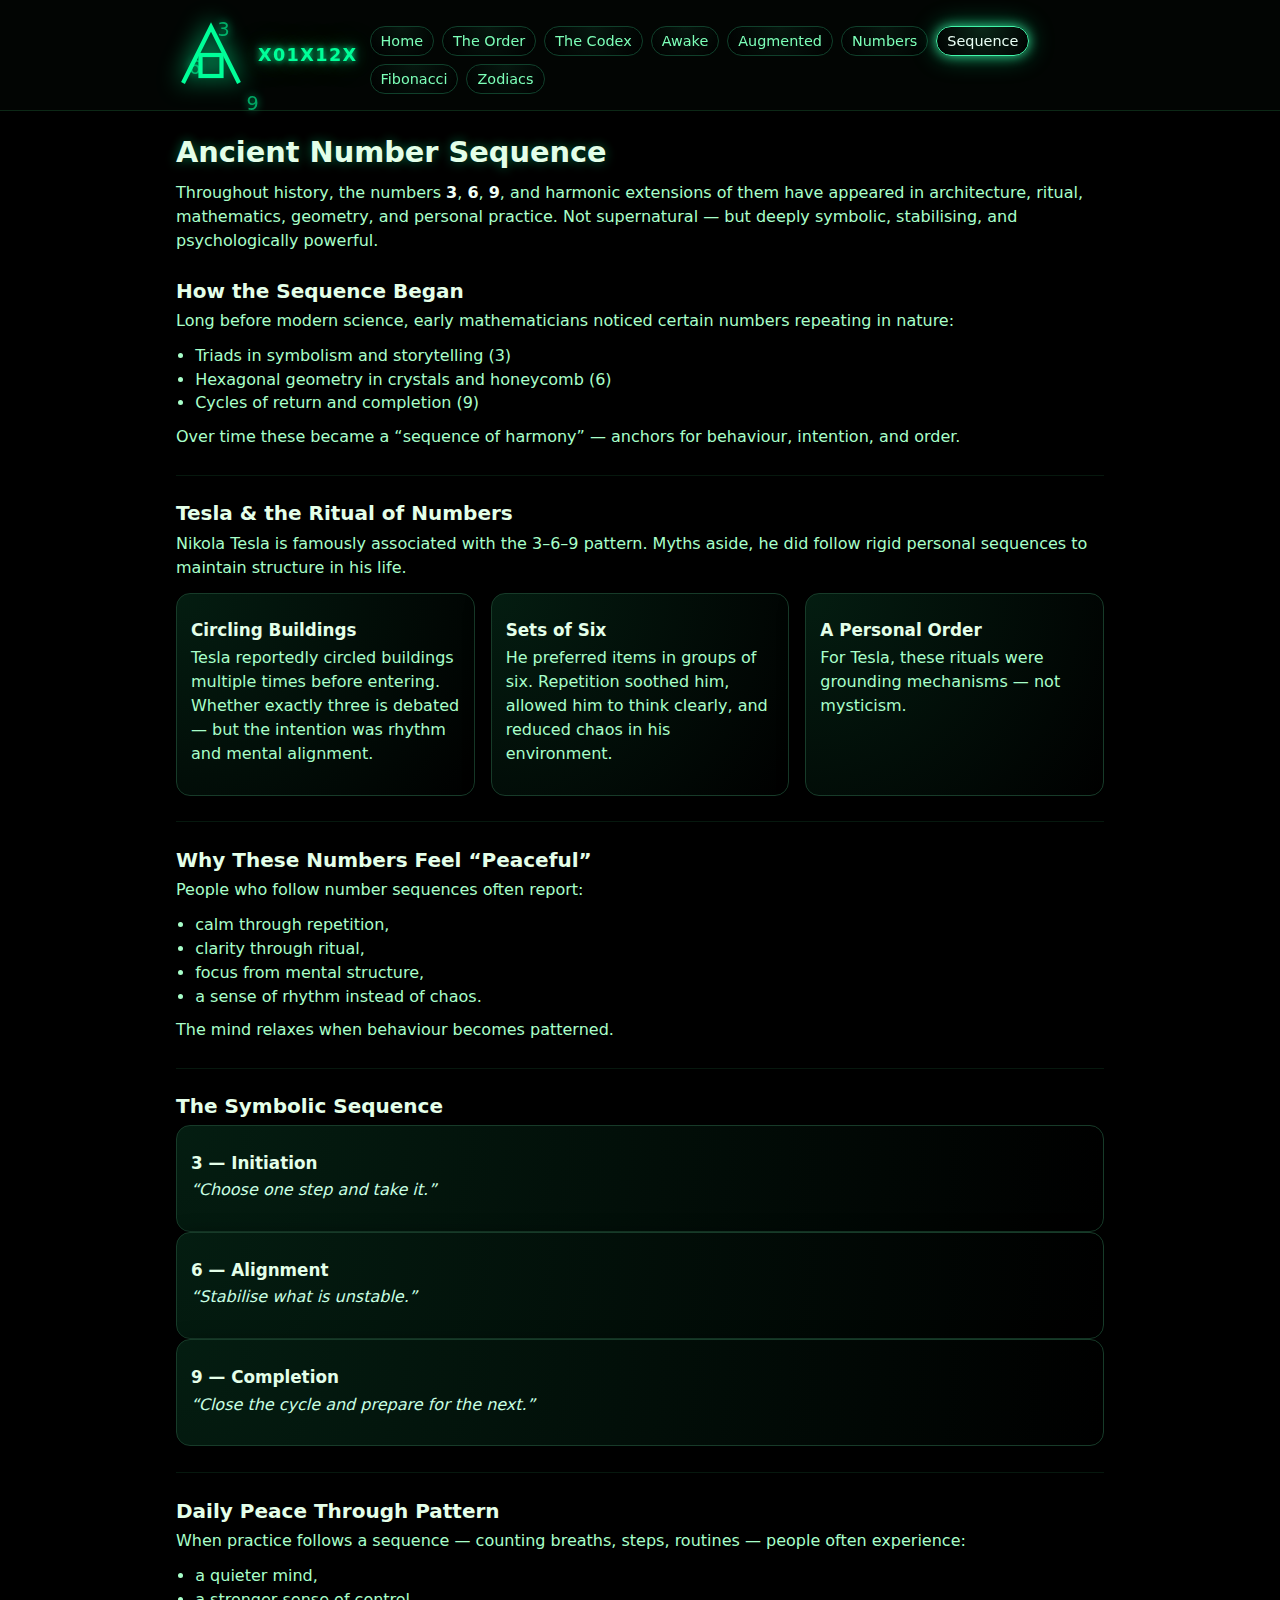
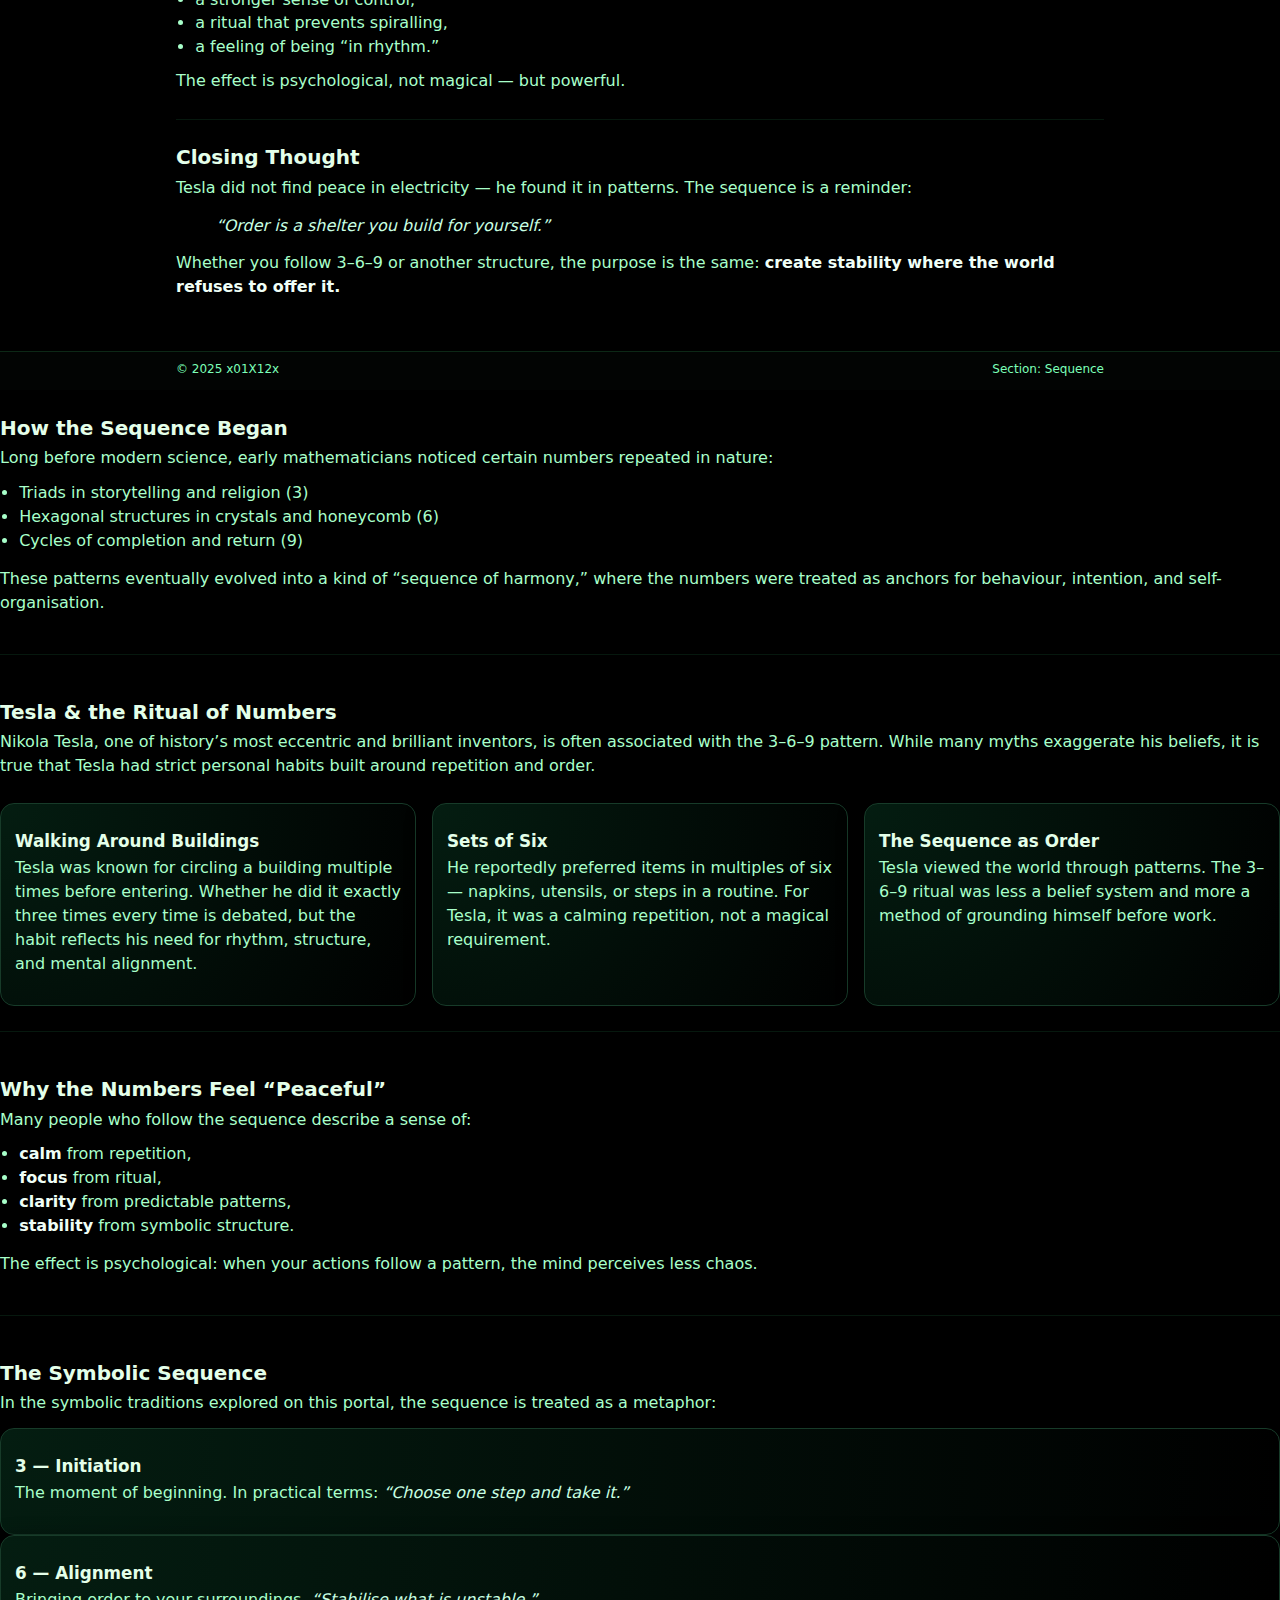
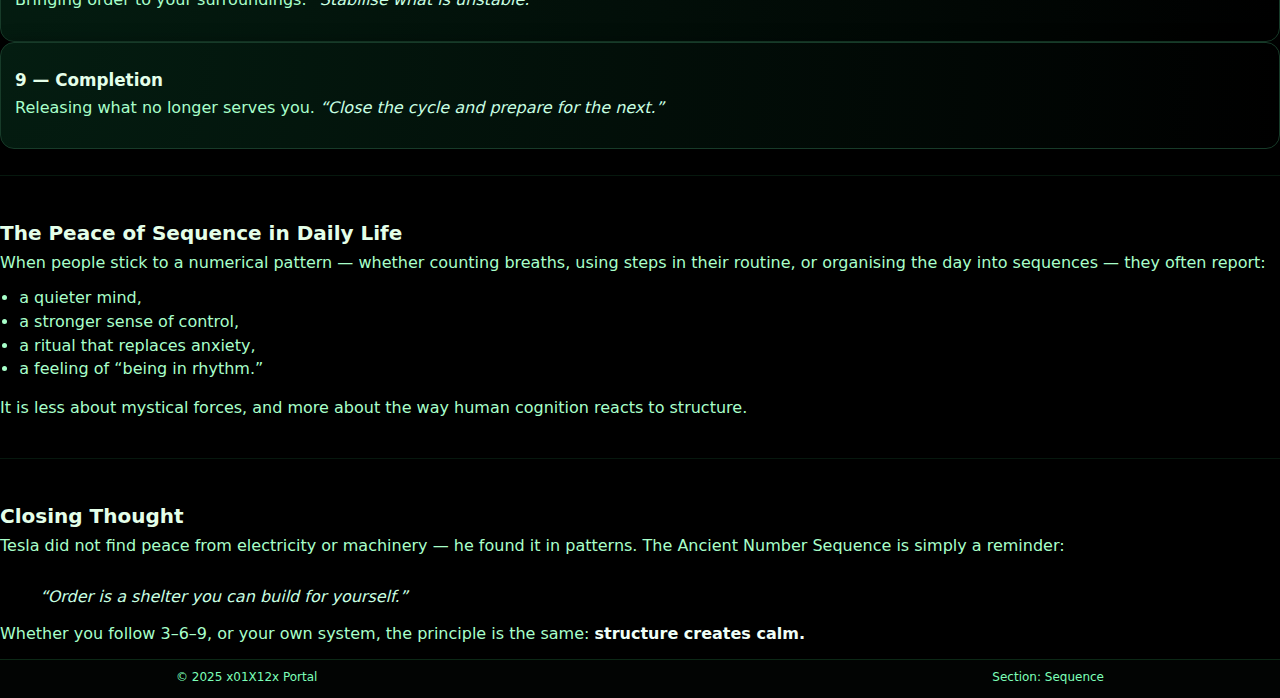
<file: page7.html>
<!DOCTYPE html>
<html lang="en">
<head>
  <meta charset="utf-8">
  <title>x01X12x | Ancient Number Sequence</title>
  <meta name="viewport" content="width=device-width, initial-scale=1">
  <link rel="stylesheet" href="style.css">

  <!-- Floating numbers + sigil glitch CSS -->
  <style>
    .float-num {
      position: absolute;
      color: #00ff99;
      font-size: 1.2rem;
      opacity: 0.65;
      text-shadow: 0 0 8px #00ff99;
      animation: float-glitch 2.8s infinite alternate;
      pointer-events: none;
    }
    .float-3 { top: 18px; left: 6%; animation-delay: 0.25s; }
    .float-6 { top: 56px; left: 3%; animation-delay: 0.55s; }
    .float-9 { top: 92px; left: 9%; animation-delay: 0.75s; }

    @keyframes float-glitch {
      0%   { transform: translate(0,0) scale(1);   opacity: 0.45; }
      25%  { transform: translate(-2px,1px) scale(1.05); opacity: 0.75; }
      50%  { transform: translate(1px,-2px) scale(0.95); opacity: 1; }
      75%  { transform: translate(-1px,1px) scale(1.08); opacity: 0.6; }
      100% { transform: translate(0,0) scale(1);   opacity: 0.45; }
    }

    @keyframes ms-glitch {
      0% { transform:translate(0,0) }
      10% { transform:translate(-2px,1px) }
      20% { transform:translate(2px,-1px) }
      30% { transform:translate(-1px,-2px) }
      40% { transform:translate(1px,2px) }
      50% { transform:translate(0,0) }
      100% { transform:translate(0,0) }
    }
  </style>
</head>

<body>

<header>
  <div class="header-inner" style="text-align:center; position:relative;">

    <!-- Floating numbers -->
    <div class="float-num float-3">3</div>
    <div class="float-num float-6">6</div>
    <div class="float-num float-9">9</div>

    <!-- Glitching sigil -->
    <div style="margin-bottom:6px; margin-top:10px;">
      <svg style="width:70px; filter:drop-shadow(0 0 12px #00ff99); animation:ms-glitch 2.4s infinite;" viewBox="0 0 100 100">
        <path d="M10 90 L50 10 L90 90" stroke="#00ff99" stroke-width="6" fill="none"/>
        <rect x="35" y="50" width="30" height="30" stroke="#00ff99" stroke-width="6" fill="none"/>
      </svg>
    </div>

    <!-- Title -->
    <div class="site-title">x01X12x</div>

    <!-- Navigation -->
    <nav style="margin-top:10px;">
      <a href="index.html">Home</a>
      <a href="page2.html">The Order</a>
      <a href="page3.html">The Codex</a>
      <a href="page4.html">Awake</a>
      <a href="page5.html">Augmented</a>
      <a href="page6.html">Numbers</a>
      <a href="page7.html" class="active">Sequence</a>
      <a href="page8.html">Fibonacci</a>
      <a href="page9.html">Zodiacs</a>
    </nav>

  </div>
</header>

<main>
  <div class="main-inner">

    <h1>Ancient Number Sequence</h1>
    <p>
      Throughout history, the numbers <strong>3</strong>, <strong>6</strong>, <strong>9</strong>, 
      and harmonic extensions of them have appeared in architecture, ritual,
      mathematics, geometry, and personal practice. Not supernatural — but deeply
      symbolic, stabilising, and psychologically powerful.
    </p>

    <h2>How the Sequence Began</h2>
    <p>
      Long before modern science, early mathematicians noticed certain numbers
      repeating in nature:
    </p>
    <ul>
      <li>Triads in symbolism and storytelling (3)</li>
      <li>Hexagonal geometry in crystals and honeycomb (6)</li>
      <li>Cycles of return and completion (9)</li>
    </ul>

    <p>
      Over time these became a “sequence of harmony” — anchors for behaviour,
      intention, and order.
    </p>

    <hr>

    <h2>Tesla & the Ritual of Numbers</h2>
    <p>
      Nikola Tesla is famously associated with the 3–6–9 pattern. Myths aside,
      he did follow rigid personal sequences to maintain structure in his life.
    </p>

    <div class="card-grid">
      <div class="card">
        <h3>Circling Buildings</h3>
        <p>
          Tesla reportedly circled buildings multiple times before entering.
          Whether exactly three is debated — but the intention was rhythm and 
          mental alignment.
        </p>
      </div>

      <div class="card">
        <h3>Sets of Six</h3>
        <p>
          He preferred items in groups of six. Repetition soothed him, allowed 
          him to think clearly, and reduced chaos in his environment.
        </p>
      </div>

      <div class="card">
        <h3>A Personal Order</h3>
        <p>
          For Tesla, these rituals were grounding mechanisms — not mysticism.
        </p>
      </div>
    </div>

    <hr>

    <h2>Why These Numbers Feel “Peaceful”</h2>
    <p>
      People who follow number sequences often report:
    </p>
    <ul>
      <li>calm through repetition,</li>
      <li>clarity through ritual,</li>
      <li>focus from mental structure,</li>
      <li>a sense of rhythm instead of chaos.</li>
    </ul>

    <p>
      The mind relaxes when behaviour becomes patterned.
    </p>

    <hr>

    <h2>The Symbolic Sequence</h2>

    <div class="card">
      <h3>3 — Initiation</h3>
      <p><em>“Choose one step and take it.”</em></p>
    </div>

    <div class="card">
      <h3>6 — Alignment</h3>
      <p><em>“Stabilise what is unstable.”</em></p>
    </div>

    <div class="card">
      <h3>9 — Completion</h3>
      <p><em>“Close the cycle and prepare for the next.”</em></p>
    </div>

    <hr>

    <h2>Daily Peace Through Pattern</h2>
    <p>
      When practice follows a sequence — counting breaths, steps, routines —
      people often experience:
    </p>
    <ul>
      <li>a quieter mind,</li>
      <li>a stronger sense of control,</li>
      <li>a ritual that prevents spiralling,</li>
      <li>a feeling of being “in rhythm.”</li>
    </ul>

    <p>The effect is psychological, not magical — but powerful.</p>

    <hr>

    <h2>Closing Thought</h2>
    <p>
      Tesla did not find peace in electricity — he found it in patterns.  
      The sequence is a reminder:
    </p>

    <blockquote>
      <em>“Order is a shelter you build for yourself.”</em>
    </blockquote>

    <p>
      Whether you follow 3–6–9 or another structure, the purpose is the same:
      <strong>create stability where the world refuses to offer it.</strong>
    </p>

  </div>
</main>

<footer>
  <div class="footer-inner">
    <span>© 2025 x01X12x</span>
    <span>Section: Sequence</span>
  </div>
</footer>

</body>
</html>
    <h2>How the Sequence Began</h2>
    <p>
      Long before modern science, early mathematicians noticed certain numbers
      repeated in nature:
    </p>
    <ul>
      <li>Triads in storytelling and religion (3)</li>
      <li>Hexagonal structures in crystals and honeycomb (6)</li>
      <li>Cycles of completion and return (9)</li>
    </ul>

    <p>
      These patterns eventually evolved into a kind of “sequence of harmony,”
      where the numbers were treated as anchors for behaviour, intention, and
      self-organisation.
    </p>

    <hr>

    <h2>Tesla & the Ritual of Numbers</h2>
    <p>
      Nikola Tesla, one of history’s most eccentric and brilliant inventors,
      is often associated with the 3–6–9 pattern. While many myths exaggerate
      his beliefs, it is true that Tesla had strict personal habits built around
      repetition and order.
    </p>

    <div class="card-grid">
      <div class="card">
        <h3>Walking Around Buildings</h3>
        <p>
          Tesla was known for circling a building multiple times before entering.
          Whether he did it exactly three times every time is debated, but the
          habit reflects his need for rhythm, structure, and mental alignment.
        </p>
      </div>

      <div class="card">
        <h3>Sets of Six</h3>
        <p>
          He reportedly preferred items in multiples of six — napkins, utensils,
          or steps in a routine. For Tesla, it was a calming repetition, not a
          magical requirement.
        </p>
      </div>

      <div class="card">
        <h3>The Sequence as Order</h3>
        <p>
          Tesla viewed the world through patterns. The 3–6–9 ritual was less a 
          belief system and more a method of grounding himself before work.
        </p>
      </div>
    </div>

    <hr>

    <h2>Why the Numbers Feel “Peaceful”</h2>
    <p>
      Many people who follow the sequence describe a sense of:
    </p>
    <ul>
      <li><strong>calm</strong> from repetition,</li>
      <li><strong>focus</strong> from ritual,</li>
      <li><strong>clarity</strong> from predictable patterns,</li>
      <li><strong>stability</strong> from symbolic structure.</li>
    </ul>

    <p>
      The effect is psychological:  
      when your actions follow a pattern, the mind perceives less chaos.
    </p>

    <hr>

    <h2>The Symbolic Sequence</h2>
    <p>
      In the symbolic traditions explored on this portal, the sequence is treated
      as a metaphor:
    </p>

    <div class="card">
      <h3>3 — Initiation</h3>
      <p>
        The moment of beginning. In practical terms:  
        <em>“Choose one step and take it.”</em>
      </p>
    </div>

    <div class="card">
      <h3>6 — Alignment</h3>
      <p>
        Bringing order to your surroundings.  
        <em>“Stabilise what is unstable.”</em>
      </p>
    </div>

    <div class="card">
      <h3>9 — Completion</h3>
      <p>
        Releasing what no longer serves you.  
        <em>“Close the cycle and prepare for the next.”</em>
      </p>
    </div>

    <hr>

    <h2>The Peace of Sequence in Daily Life</h2>
    <p>
      When people stick to a numerical pattern — whether counting breaths,
      using steps in their routine, or organising the day into sequences —
      they often report:
    </p>

    <ul>
      <li>a quieter mind,</li>
      <li>a stronger sense of control,</li>
      <li>a ritual that replaces anxiety,</li>
      <li>a feeling of “being in rhythm.”</li>
    </ul>

    <p>
      It is less about mystical forces, and more about the way human cognition
      reacts to structure.
    </p>

    <hr>

    <h2>Closing Thought</h2>
    <p>
      Tesla did not find peace from electricity or machinery — he found it in
      patterns. The Ancient Number Sequence is simply a reminder:
    </p>

    <blockquote>
      <em>“Order is a shelter you can build for yourself.”</em>
    </blockquote>

    <p>
      Whether you follow 3–6–9, or your own system, the principle is the same:
      <strong>structure creates calm.</strong>
    </p>

  </div>
</main>

<footer>
  <div class="footer-inner">
    <span>© 2025 x01X12x Portal</span>
    <span>Section: Sequence</span>
  </div>
</footer>

</body>
</html>
</file>
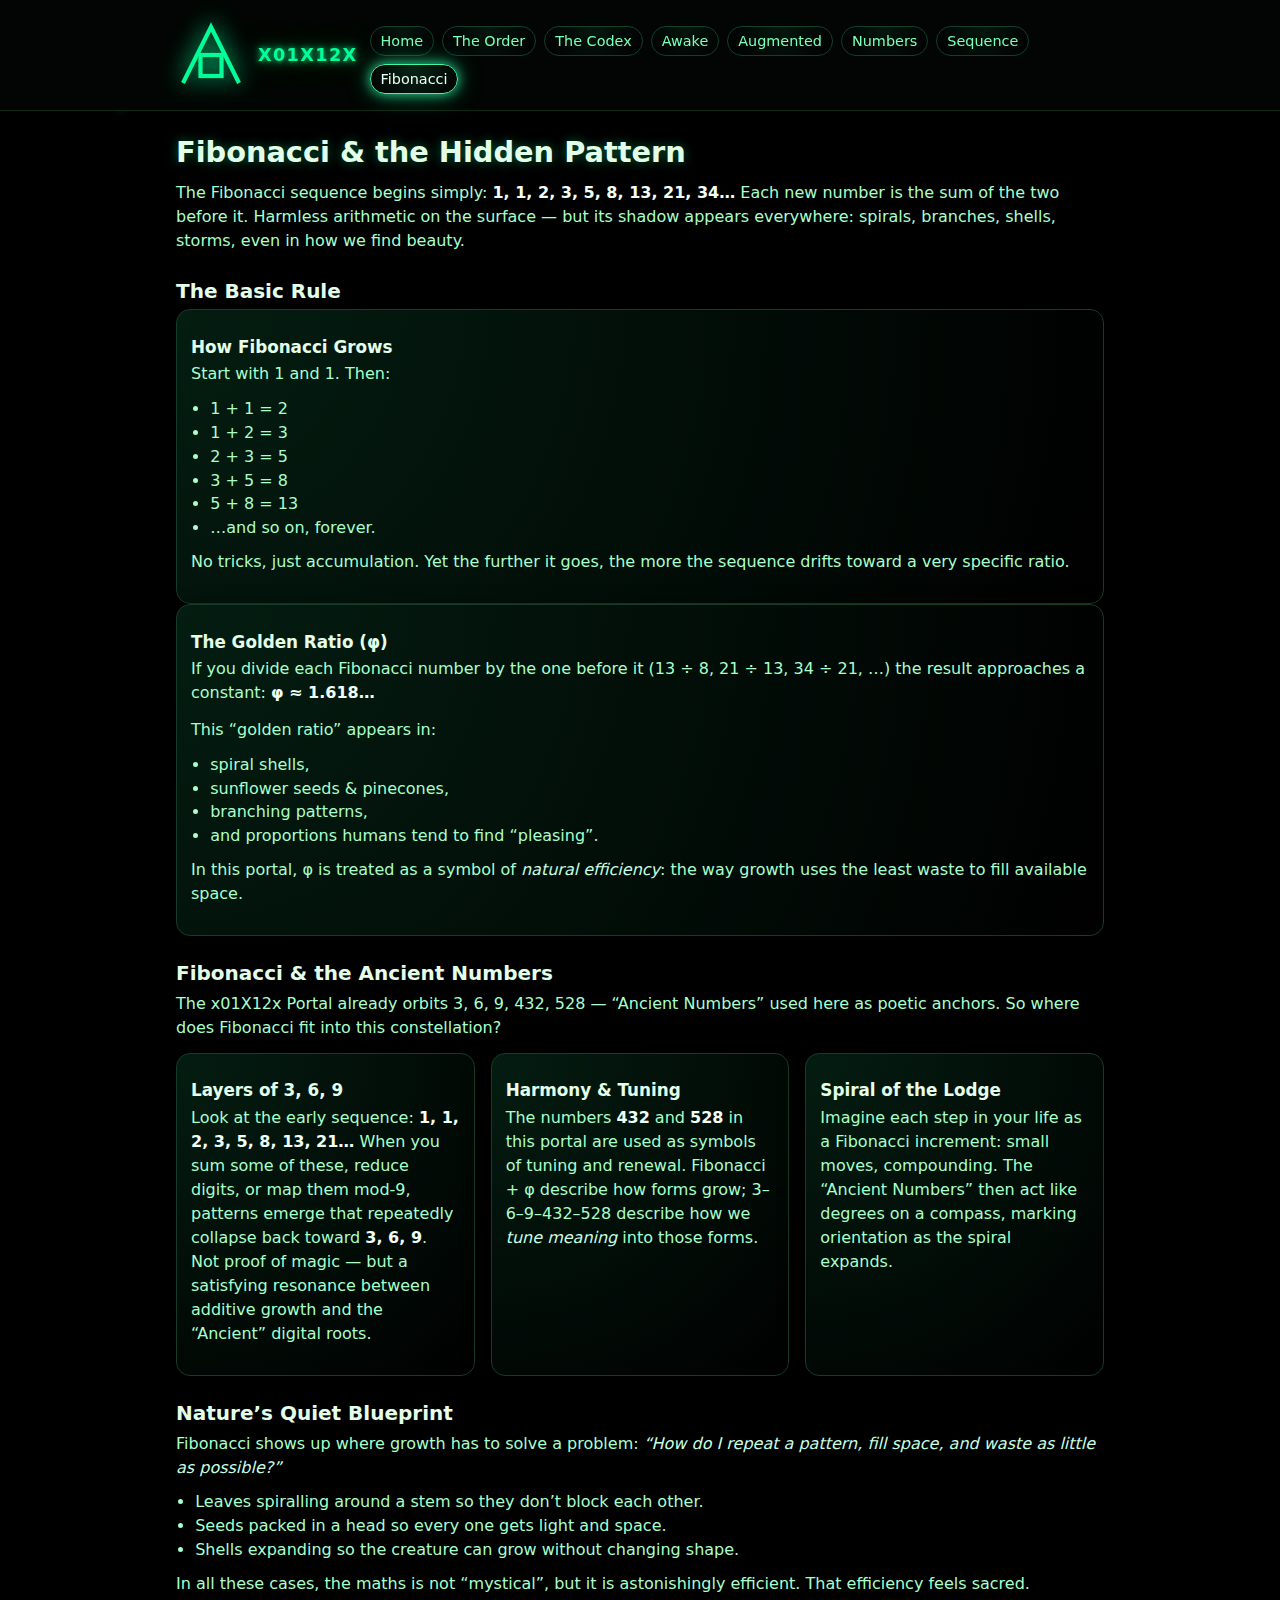
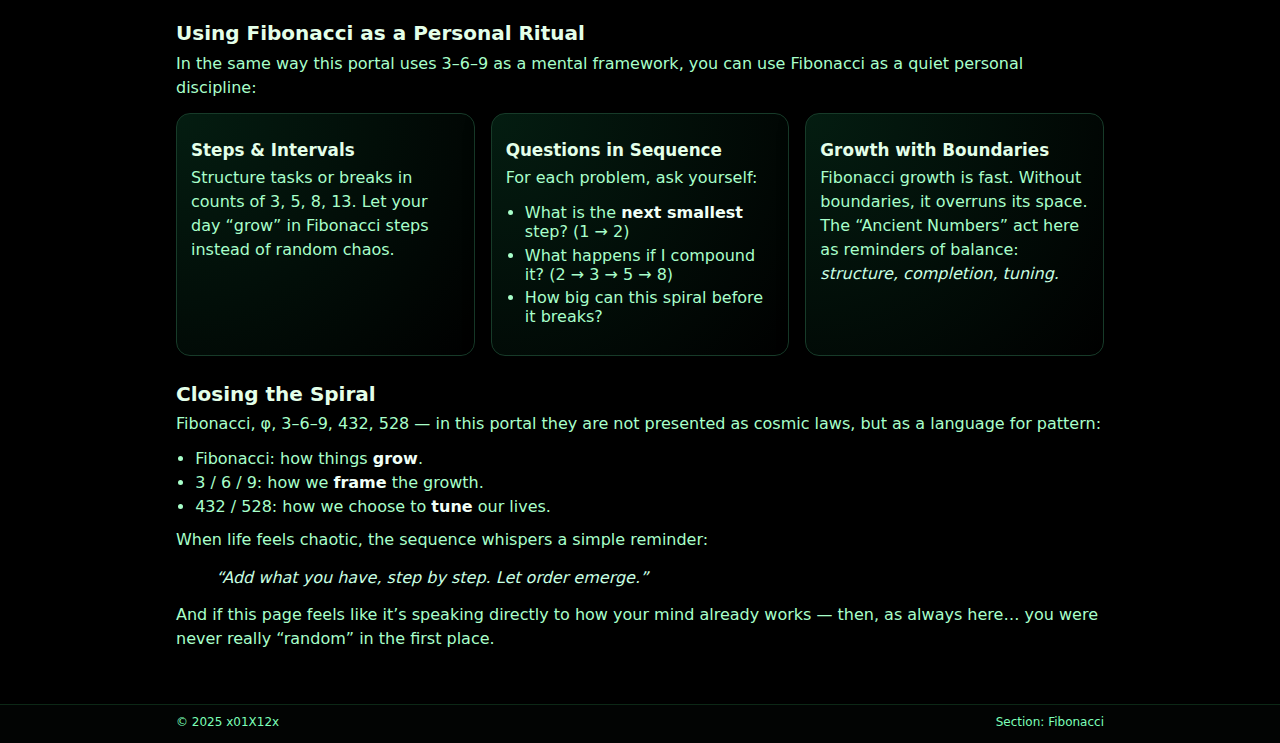
<file: page8.html>
<!DOCTYPE html>
<html lang="en">
<head>
  <meta charset="utf-8">
  <title>x01X12x | Fibonacci Sequence</title>
  <meta name="viewport" content="width=device-width, initial-scale=1">
  <link rel="stylesheet" href="style.css">

  <!-- Floating numbers + sigil glitch CSS -->
  <style>
    .float-num {
      position: absolute;
      color: #00ff99;
      font-size: 1.2rem;
      opacity: 0.65;
      text-shadow: 0 0 8px #00ff99;
      animation: float-glitch 2.8s infinite alternate;
      pointer-events: none;
    }
    .float-3 { top: 18px; left: 6%; animation-delay: 0.25s; }
    .float-6 { top: 56px; left: 3%; animation-delay: 0.55s; }
    .float-9 { top: 92px; left: 9%; animation-delay: 0.75s; }

    @keyframes float-glitch {
      0%   { transform: translate(0,0) scale(1);   opacity: 0.45; }
      25%  { transform: translate(-2px,1px) scale(1.05); opacity: 0.75; }
      50%  { transform: translate(1px,-2px) scale(0.95); opacity: 1; }
      75%  { transform: translate(-1px,1px) scale(1.08); opacity: 0.6; }
      100% { transform: translate(0,0) scale(1);   opacity: 0.45; }
    }

    @keyframes ms-glitch {
      0% { transform:translate(0,0) }
      10% { transform:translate(-2px,1px) }
      20% { transform:translate(2px,-1px) }
      30% { transform:translate(-1px,-2px) }
      40% { transform:translate(1px,2px) }
      50% { transform:translate(0,0) }
      100% { transform:translate(0,0) }
    }
  </style>
</head>

<body>

<!-- Floating 3 / 6 / 9 -->
<div class="float-num float-3">3</div>
<div class="float-num float-6">6</div>
<div class="float-num float-9">9</div>

<header>
  <div class="header-inner" style="text-align:center; position:relative;">

    <!-- Glitching sigil -->
    <div style="margin-bottom:6px; margin-top:10px;">
      <svg style="width:70px; filter:drop-shadow(0 0 12px #00ff99); animation:ms-glitch 2.4s infinite;" viewBox="0 0 100 100">
        <path d="M10 90 L50 10 L90 90" stroke="#00ff99" stroke-width="6" fill="none"/>
        <rect x="35" y="50" width="30" height="30" stroke="#00ff99" stroke-width="6" fill="none"/>
      </svg>
    </div>

    <!-- Title -->
    <div class="site-title">x01X12x</div>

    <!-- Navigation -->
    <nav style="margin-top:10px;">
      <a href="index.html">Home</a>
      <a href="page2.html">The Order</a>
      <a href="page3.html">The Codex</a>
      <a href="page4.html">Awake</a>
      <a href="page5.html">Augmented</a>
      <a href="page6.html">Numbers</a>
      <a href="page7.html">Sequence</a>
      <a href="page8.html" class="active">Fibonacci</a>
    </nav>

  </div>
</header>

<main>
  <div class="main-inner">

    <h1>Fibonacci & the Hidden Pattern</h1>
    <p>
      The Fibonacci sequence begins simply:
      <strong>1, 1, 2, 3, 5, 8, 13, 21, 34…</strong>  
      Each new number is the sum of the two before it.  
      Harmless arithmetic on the surface — but its shadow appears everywhere:
      spirals, branches, shells, storms, even in how we find beauty.
    </p>

    <h2>The Basic Rule</h2>
    <div class="card">
      <h3>How Fibonacci Grows</h3>
      <p>
        Start with 1 and 1. Then:
      </p>
      <ul>
        <li>1 + 1 = 2</li>
        <li>1 + 2 = 3</li>
        <li>2 + 3 = 5</li>
        <li>3 + 5 = 8</li>
        <li>5 + 8 = 13</li>
        <li>…and so on, forever.</li>
      </ul>
      <p>
        No tricks, just accumulation. Yet the further it goes, the more the
        sequence drifts toward a very specific ratio.
      </p>
    </div>

    <div class="card">
      <h3>The Golden Ratio (φ)</h3>
      <p>
        If you divide each Fibonacci number by the one before it
        (13 ÷ 8, 21 ÷ 13, 34 ÷ 21, …) the result approaches a constant:
        <strong>φ ≈ 1.618…</strong>
      </p>
      <p>
        This “golden ratio” appears in:
      </p>
      <ul>
        <li>spiral shells,</li>
        <li>sunflower seeds & pinecones,</li>
        <li>branching patterns,</li>
        <li>and proportions humans tend to find “pleasing”.</li>
      </ul>
      <p>
        In this portal, φ is treated as a symbol of 
        <em>natural efficiency</em>: the way growth uses the least waste to
        fill available space.
      </p>
    </div>

    <h2>Fibonacci & the Ancient Numbers</h2>
    <p>
      The x01X12x Portal already orbits 3, 6, 9, 432, 528 — “Ancient Numbers”
      used here as poetic anchors. So where does Fibonacci fit into this
      constellation?
    </p>

    <div class="card-grid">
      <div class="card">
        <h3>Layers of 3, 6, 9</h3>
        <p>
          Look at the early sequence: <strong>1, 1, 2, 3, 5, 8, 13, 21…</strong>  
          When you sum some of these, reduce digits, or map them mod-9,
          patterns emerge that repeatedly collapse back toward
          <strong>3, 6, 9</strong>.  
          Not proof of magic — but a satisfying resonance between
          additive growth and the “Ancient” digital roots.
        </p>
      </div>

      <div class="card">
        <h3>Harmony & Tuning</h3>
        <p>
          The numbers <strong>432</strong> and <strong>528</strong> in this portal
          are used as symbols of tuning and renewal.  
          Fibonacci + φ describe how forms grow;  
          3–6–9–432–528 describe how we <em>tune meaning</em> into those forms.
        </p>
      </div>

      <div class="card">
        <h3>Spiral of the Lodge</h3>
        <p>
          Imagine each step in your life as a Fibonacci increment:  
          small moves, compounding.  
          The “Ancient Numbers” then act like degrees on a compass, marking
          orientation as the spiral expands.
        </p>
      </div>
    </div>

    <h2>Nature’s Quiet Blueprint</h2>
    <p>
      Fibonacci shows up where growth has to solve a problem:
      <em>“How do I repeat a pattern, fill space, and waste as little as
      possible?”</em>
    </p>
    <ul>
      <li>Leaves spiralling around a stem so they don’t block each other.</li>
      <li>Seeds packed in a head so every one gets light and space.</li>
      <li>Shells expanding so the creature can grow without changing shape.</li>
    </ul>
    <p>
      In all these cases, the maths is not “mystical”, but it is
      astonishingly efficient. That efficiency feels sacred.
    </p>

    <h2>Using Fibonacci as a Personal Ritual</h2>
    <p>
      In the same way this portal uses 3–6–9 as a mental framework, you can use
      Fibonacci as a quiet personal discipline:
    </p>

    <div class="card-grid">
      <div class="card">
        <h3>Steps & Intervals</h3>
        <p>
          Structure tasks or breaks in counts of 3, 5, 8, 13.  
          Let your day “grow” in Fibonacci steps instead of random chaos.
        </p>
      </div>

      <div class="card">
        <h3>Questions in Sequence</h3>
        <p>
          For each problem, ask yourself:
        </p>
        <ul>
          <li>What is the <strong>next smallest</strong> step? (1 → 2)</li>
          <li>What happens if I compound it? (2 → 3 → 5 → 8)</li>
          <li>How big can this spiral before it breaks?</li>
        </ul>
      </div>

      <div class="card">
        <h3>Growth with Boundaries</h3>
        <p>
          Fibonacci growth is fast. Without boundaries, it overruns its space.  
          The “Ancient Numbers” act here as reminders of balance:
          <em>structure, completion, tuning.</em>
        </p>
      </div>
    </div>

    <h2>Closing the Spiral</h2>
    <p>
      Fibonacci, φ, 3–6–9, 432, 528 — in this portal they are not presented as
      cosmic laws, but as a language for pattern:
    </p>
    <ul>
      <li>Fibonacci: how things <strong>grow</strong>.</li>
      <li>3 / 6 / 9: how we <strong>frame</strong> the growth.</li>
      <li>432 / 528: how we choose to <strong>tune</strong> our lives.</li>
    </ul>

    <p>
      When life feels chaotic, the sequence whispers a simple reminder:
    </p>

    <blockquote>
      <em>“Add what you have, step by step. Let order emerge.”</em>
    </blockquote>

    <p>
      And if this page feels like it’s speaking directly to how your mind
      already works — then, as always here…  
      you were never really “random” in the first place.
    </p>

  </div>
</main>

<footer>
  <div class="footer-inner">
    <span>© 2025 x01X12x</span>
    <span>Section: Fibonacci</span>
  </div>
</footer>

</body>
</html>
</file>
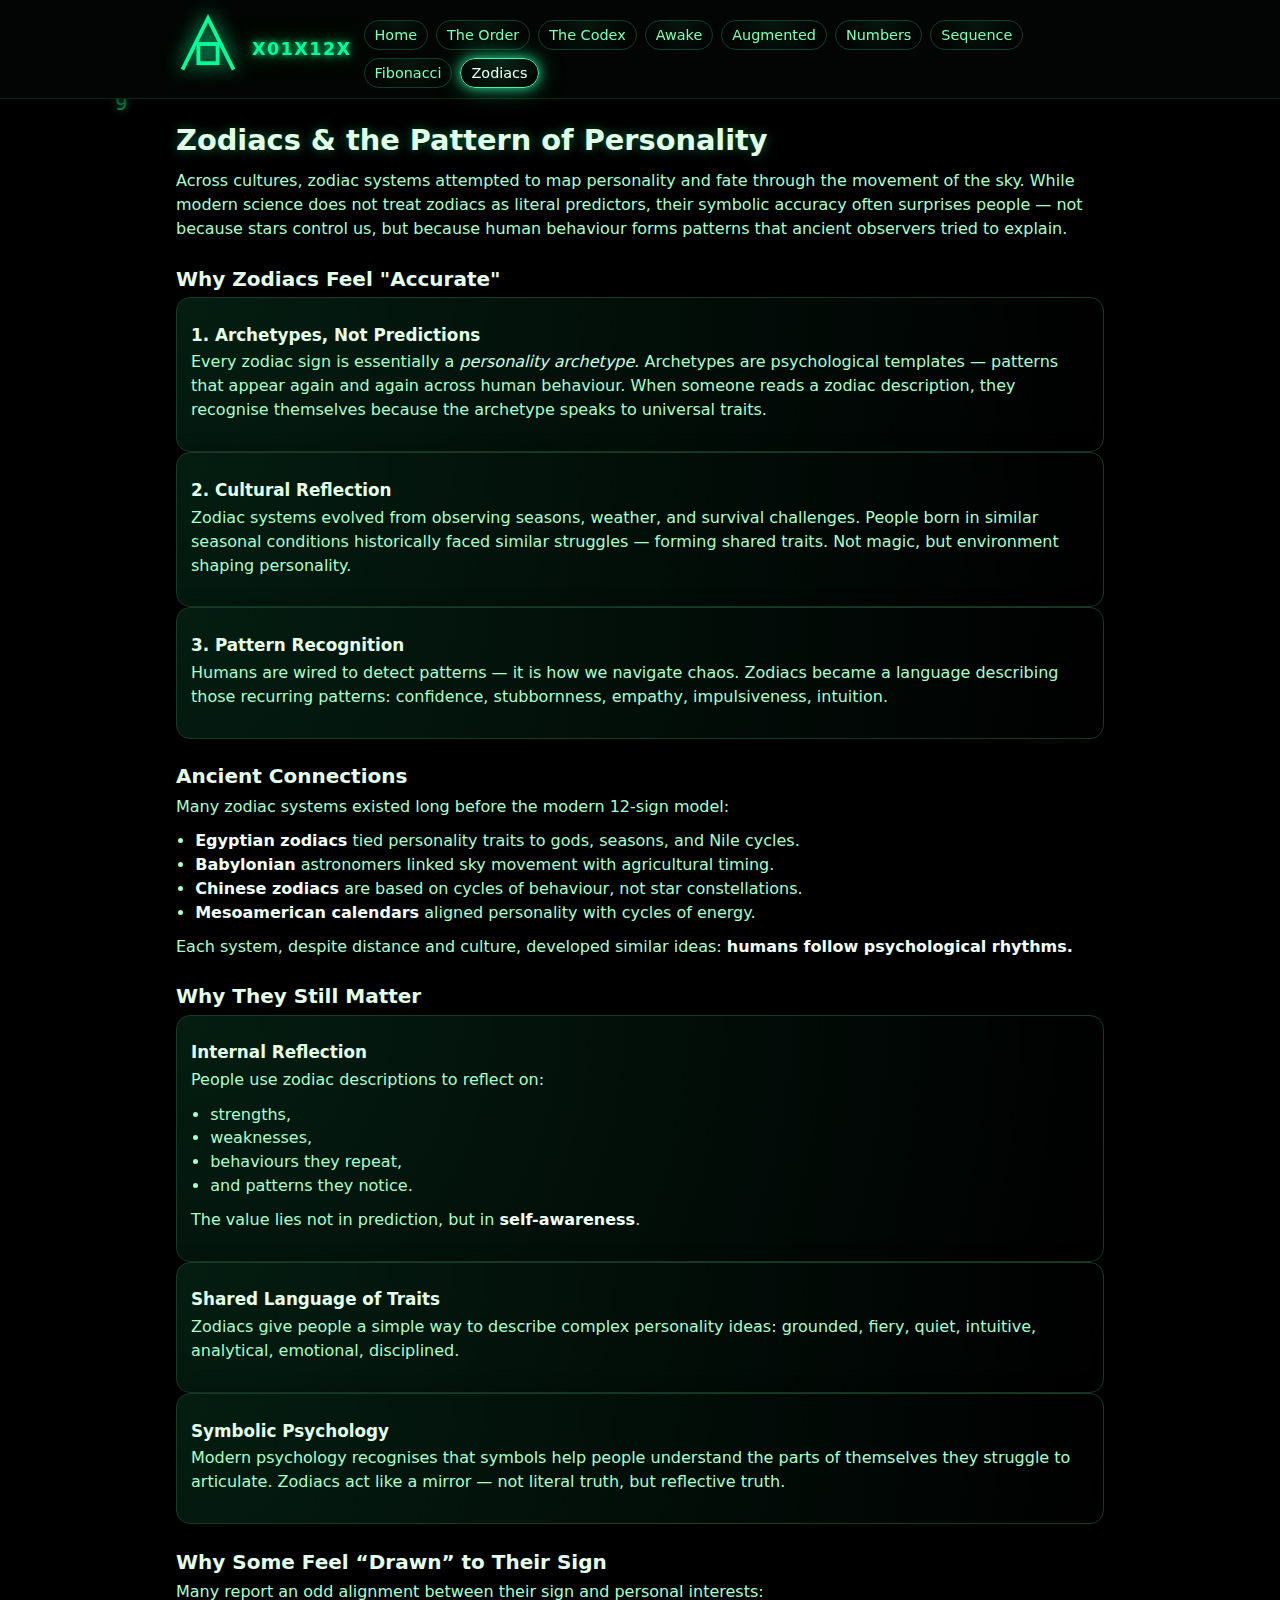
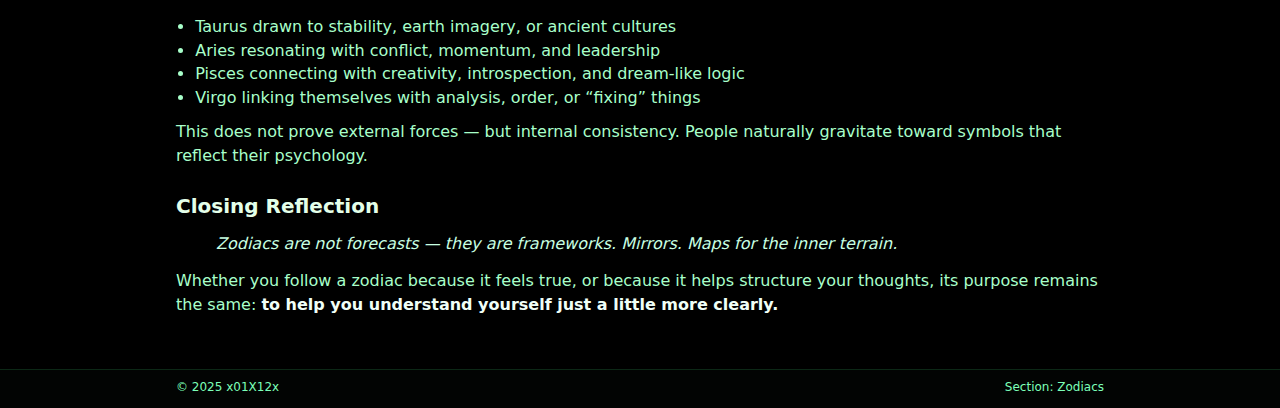
<file: page9.html>
<!DOCTYPE html>
<html lang="en">
<head>
  <meta charset="utf-8">
  <title>x01X12x | Zodiacs & Symbolic Patterns</title>
  <meta name="viewport" content="width=device-width, initial-scale=1">
  <link rel="stylesheet" href="style.css">

  <style>
    /* Sigil glitch */
    @keyframes ms-glitch {
      0% { transform:translate(0,0) }
      10% { transform:translate(-2px,1px) }
      20% { transform:translate(2px,-1px) }
      30% { transform:translate(-1px,-2px) }
      40% { transform:translate(1px,2px) }
      50% { transform:translate(0,0) }
      100% { transform:translate(0,0) }
    }

    /* Floating numbers */
    .float-num {
      position: absolute;
      color: #00ff99;
      font-size: 1.2rem;
      opacity: 0.65;
      text-shadow: 0 0 8px #00ff99;
      animation: float-glitch 2.8s infinite alternate;
      pointer-events: none;
    }

    .float-3 { top: 18px; left: 6%; animation-delay: 0.25s; }
    .float-6 { top: 56px; left: 3%; animation-delay: 0.55s; }
    .float-9 { top: 92px; left: 9%; animation-delay: 0.75s; }

    @keyframes float-glitch {
      0%   { transform: translate(0,0) scale(1);   opacity: 0.45; }
      25%  { transform: translate(-2px,1px) scale(1.05); opacity: 0.75; }
      50%  { transform: translate(1px,-2px) scale(0.95); opacity: 1; }
      75%  { transform: translate(-1px,1px) scale(1.08); opacity: 0.6; }
      100% { transform: translate(0,0) scale(1);   opacity: 0.45; }
    }
  </style>
</head>

<body>

  <!-- Floating 3 / 6 / 9 -->
  <div class="float-num float-3">3</div>
  <div class="float-num float-6">6</div>
  <div class="float-num float-9">9</div>

  <header>
    <div class="header-inner" style="text-align:center;">

      <!-- CLICKABLE GLITCHING SIGIL (SECRET LINK) -->
      <a href="page10.html" style="display:inline-block; margin-bottom:6px;">
        <svg style="width:64px; filter:drop-shadow(0 0 10px #00ff99); animation:ms-glitch 2.4s infinite;" viewBox="0 0 100 100">
          <path d="M10 90 L50 10 L90 90"
                stroke="#00ff99"
                stroke-width="6"
                fill="none"/>
          <rect x="35" y="50" width="30" height="30"
                stroke="#00ff99"
                stroke-width="6"
                fill="none"/>
        </svg>
      </a>

      <!-- Title -->
      <div class="site-title">x01X12x</div>

      <!-- Navigation -->
      <nav style="margin-top:10px;">
        <a href="index.html">Home</a>
        <a href="page2.html">The Order</a>
        <a href="page3.html">The Codex</a>
        <a href="page4.html">Awake</a>
        <a href="page5.html">Augmented</a>
        <a href="page6.html">Numbers</a>
        <a href="page7.html">Sequence</a>
        <a href="page8.html">Fibonacci</a>
        <a href="page9.html" class="active">Zodiacs</a>
      </nav>

    </div>
  </header>

  <main>
    <div class="main-inner">

      <h1>Zodiacs &amp; the Pattern of Personality</h1>
      <p>
        Across cultures, zodiac systems attempted to map personality and fate
        through the movement of the sky. While modern science does not treat
        zodiacs as literal predictors, their symbolic accuracy often surprises
        people — not because stars control us, but because human behaviour forms
        patterns that ancient observers tried to explain.
      </p>

      <h2>Why Zodiacs Feel "Accurate"</h2>
      <div class="card">
        <h3>1. Archetypes, Not Predictions</h3>
        <p>
          Every zodiac sign is essentially a <em>personality archetype</em>.
          Archetypes are psychological templates — patterns that appear again
          and again across human behaviour.  
          When someone reads a zodiac description, they recognise themselves
          because the archetype speaks to universal traits.
        </p>
      </div>

      <div class="card">
        <h3>2. Cultural Reflection</h3>
        <p>
          Zodiac systems evolved from observing seasons, weather,
          and survival challenges. People born in similar seasonal conditions
          historically faced similar struggles — forming shared traits.
          Not magic, but environment shaping personality.
        </p>
      </div>

      <div class="card">
        <h3>3. Pattern Recognition</h3>
        <p>
          Humans are wired to detect patterns — it is how we navigate chaos.
          Zodiacs became a language describing those recurring patterns:
          confidence, stubbornness, empathy, impulsiveness, intuition.
        </p>
      </div>

      <h2>Ancient Connections</h2>
      <p>
        Many zodiac systems existed long before the modern 12-sign model:
      </p>
      <ul>
        <li><strong>Egyptian zodiacs</strong> tied personality traits to gods, seasons, and Nile cycles.</li>
        <li><strong>Babylonian</strong> astronomers linked sky movement with agricultural timing.</li>
        <li><strong>Chinese zodiacs</strong> are based on cycles of behaviour, not star constellations.</li>
        <li><strong>Mesoamerican calendars</strong> aligned personality with cycles of energy.</li>
      </ul>

      <p>
        Each system, despite distance and culture, developed similar ideas:
        <strong>humans follow psychological rhythms.</strong>
      </p>

      <h2>Why They Still Matter</h2>
      <div class="card">
        <h3>Internal Reflection</h3>
        <p>
          People use zodiac descriptions to reflect on:
        </p>
        <ul>
          <li>strengths,</li>
          <li>weaknesses,</li>
          <li>behaviours they repeat,</li>
          <li>and patterns they notice.</li>
        </ul>
        <p>
          The value lies not in prediction, but in <strong>self-awareness</strong>.
        </p>
      </div>

      <div class="card">
        <h3>Shared Language of Traits</h3>
        <p>
          Zodiacs give people a simple way to describe complex personality ideas:
          grounded, fiery, quiet, intuitive, analytical, emotional, disciplined.
        </p>
      </div>

      <div class="card">
        <h3>Symbolic Psychology</h3>
        <p>
          Modern psychology recognises that symbols help people understand the
          parts of themselves they struggle to articulate.  
          Zodiacs act like a mirror — not literal truth, but reflective truth.
        </p>
      </div>

      <h2>Why Some Feel “Drawn” to Their Sign</h2>
      <p>
        Many report an odd alignment between their sign and personal interests:
      </p>
      <ul>
        <li>Taurus drawn to stability, earth imagery, or ancient cultures</li>
        <li>Aries resonating with conflict, momentum, and leadership</li>
        <li>Pisces connecting with creativity, introspection, and dream-like logic</li>
        <li>Virgo linking themselves with analysis, order, or “fixing” things</li>
      </ul>

      <p>
        This does not prove external forces — but internal consistency.
        People naturally gravitate toward symbols that reflect their psychology.
      </p>

      <h2>Closing Reflection</h2>
      <blockquote>
        <em>
          Zodiacs are not forecasts — they are frameworks.  
          Mirrors.  
          Maps for the inner terrain.
        </em>
      </blockquote>

      <p>
        Whether you follow a zodiac because it feels true, or because it helps
        structure your thoughts, its purpose remains the same:
        <strong>to help you understand yourself just a little more clearly.</strong>
      </p>

    </div>
  </main>

  <footer>
    <div class="footer-inner">
      <span>© 2025 x01X12x</span>
      <span>Section: Zodiacs</span>
    </div>
  </footer>

</body>
</html>
</file>
<file: style.css>
/* x01X12x Portal – Green-on-Black Theme */

* {
  box-sizing: border-box;
}

html, body {
  margin: 0;
  padding: 0;
  height: 100%;
  font-family: system-ui, -apple-system, BlinkMacSystemFont, "Segoe UI",
    Roboto, sans-serif;
  background: #000000;
  color: #a8ffca; /* default text: soft green */
}

body {
  display: flex;
  flex-direction: column;
}

/* Header / top bar */

header {
  background: #020503;
  border-bottom: 1px solid #0c2816;
  box-shadow: 0 0 26px rgba(0,0,0,0.9);
  position: sticky;
  top: 0;
  z-index: 10;
}

.header-inner {
  max-width: 960px;
  margin: 0 auto;
  padding: 10px 16px;
  display: flex;
  align-items: center;
  justify-content: space-between;
  gap: 12px;
}

/* Site title */

.site-title {
  font-size: 1.1rem;
  font-weight: 600;
  letter-spacing: 0.08em;
  text-transform: uppercase;
  color: #00ff99;
  text-shadow:
    0 0 6px rgba(0,255,153,0.9),
    0 0 16px rgba(0,255,153,0.5),
    0 0 32px rgba(0,255,153,0.35);
  white-space: nowrap;
}

/* Navigation tabs */

nav {
  display: flex;
  gap: 8px;
  flex-wrap: wrap;
}

nav a {
  text-decoration: none;
  font-size: 0.9rem;
  padding: 6px 10px;
  border-radius: 999px;
  border: 1px solid #10402b;
  color: #7cffb8;
  background: radial-gradient(circle at top, #06170f, #000000);
  transition:
    background 0.15s ease,
    color 0.15s ease,
    border-color 0.15s ease,
    box-shadow 0.15s ease,
    transform 0.08s ease;
}

nav a:hover {
  border-color: #41f5a9;
  color: #d9ffe9;
  box-shadow: 0 0 10px rgba(65,245,169,0.55);
  transform: translateY(-1px);
}

nav a.active {
  border-color: #41f5a9;
  background: radial-gradient(circle at top, #0a2718, #000000);
  color: #eafff5;
  box-shadow:
    0 0 12px rgba(65,245,169,0.8),
    0 0 26px rgba(0,255,153,0.4);
}

/* Main layout */

main {
  flex: 1;
}

.main-inner {
  max-width: 960px;
  margin: 0 auto;
  padding: 24px 16px 40px;
}

/* Typography */

h1, h2, h3 {
  color: #e4ffe9;
}

h1 {
  font-size: 1.8rem;
  margin-top: 0;
  margin-bottom: 0.75rem;
  text-shadow: 0 0 12px rgba(0,255,153,0.4);
}

h2 {
  font-size: 1.25rem;
  margin-top: 1.6rem;
  margin-bottom: 0.4rem;
}

h3 {
  font-size: 1.05rem;
  margin-top: 0.8rem;
  margin-bottom: 0.35rem;
}

p {
  margin: 0 0 0.8rem;
  line-height: 1.5;
  color: #a8ffca;
}

em {
  color: #c8ffe2;
}

strong {
  color: #f0fff7;
}

/* Lists */

ul {
  margin: 0 0 0.8rem 1.2rem;
  padding: 0;
  color: #a8ffca;
}

li {
  margin-bottom: 0.3rem;
}

/* Cards */

.card-grid {
  display: grid;
  gap: 16px;
  margin-top: 12px;
}

@media (min-width: 700px) {
  .card-grid {
    grid-template-columns: repeat(3, minmax(0, 1fr));
  }
}

.card {
  border-radius: 14px;
  border: 1px solid #173b29;
  background: radial-gradient(circle at top left, #041d11, #000000);
  padding: 14px 14px 16px;
  box-shadow: 0 10px 25px rgba(0, 0, 0, 0.8);
}

/* Horizontal rule */

hr {
  border: 0;
  border-top: 1px solid #0f3b24;
  margin: 1.6rem 0 1.2rem;
  opacity: 0.4;
}

/* Footer */

footer {
  border-top: 1px solid #0c2816;
  background: #020403;
}

.footer-inner {
  max-width: 960px;
  margin: 0 auto;
  padding: 10px 16px 14px;
  font-size: 0.75rem;
  color: #7cffb8;
  display: flex;
  justify-content: space-between;
  gap: 10px;
  flex-wrap: wrap;
}
</file>
